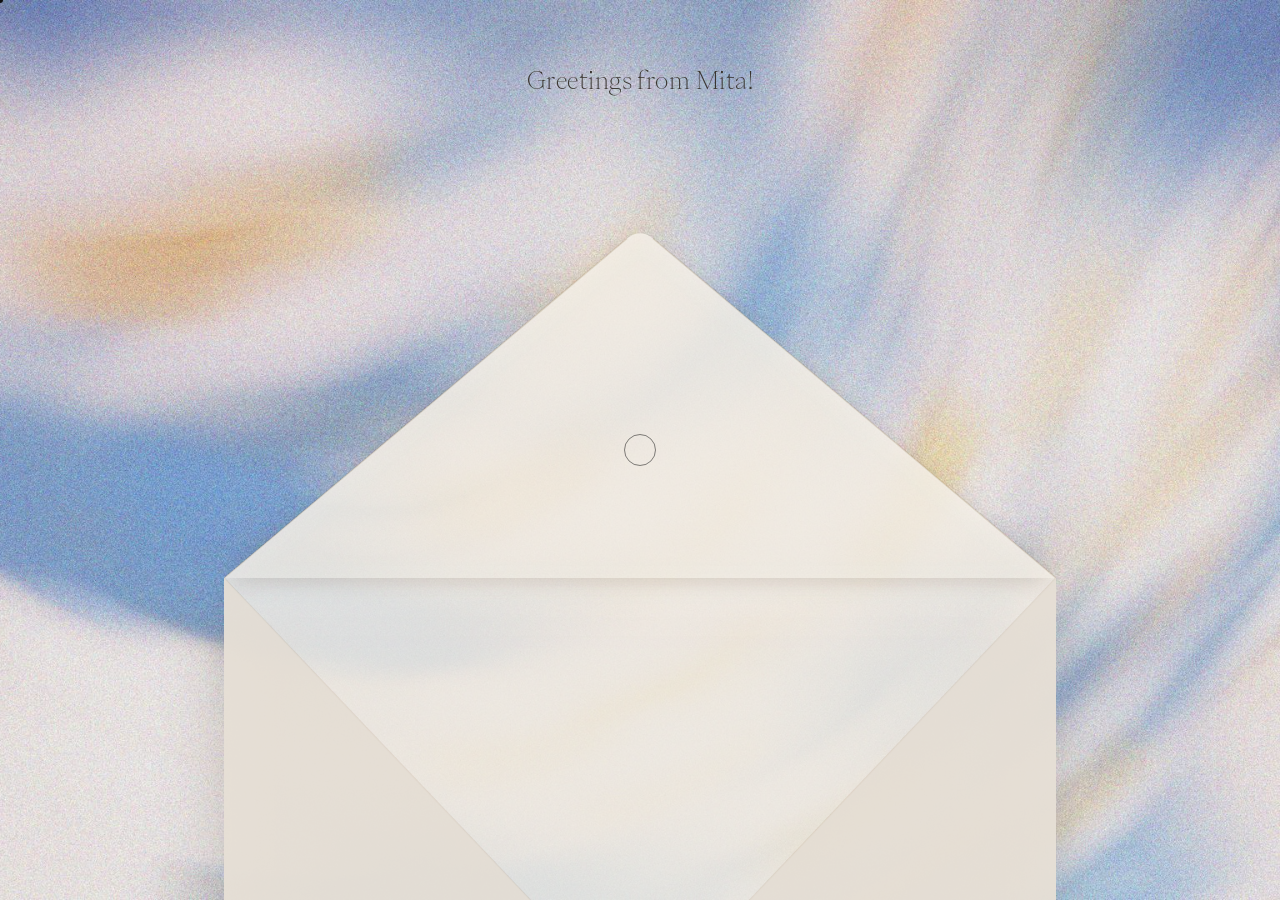
<file: index.html>
<!DOCTYPE html>
<html lang="en">
<head>
  <meta charset="UTF-8">
  <meta name="viewport" content="width=device-width, initial-scale=1.0">
  <title>Mita Elan</title>
  <link rel="preconnect" href="https://fonts.googleapis.com">
  <link rel="preconnect" href="https://fonts.gstatic.com" crossorigin>
  <link href="https://fonts.googleapis.com/css2?family=Inter:wght@400;500;600;700&display=swap" rel="stylesheet">
  <link rel="stylesheet" href="styles.css?v=20260930i">
</head>
<body>
  <div class="cursor-dot" id="cursorDot">Explore</div>
  <div class="cursor-ring" id="cursorRing"></div>

  <div class="work-preview" id="workPreview"></div>

  <!-- Torn edge filter definition -->
  <svg style="position:absolute;width:0;height:0;overflow:hidden" aria-hidden="true">
    <defs>
      <filter id="torn-edge" x="-4%" y="-4%" width="108%" height="108%">
        <feTurbulence type="fractalNoise" baseFrequency="0.025" numOctaves="4" seed="3" result="noise"/>
        <feDisplacementMap in="SourceGraphic" in2="noise" scale="2.5" xChannelSelector="R" yChannelSelector="G"/>
      </filter>
    </defs>
  </svg>

  <!-- Envelope Homepage -->
  <div class="env-page">

<p class="env-headline">Greetings from Mita!</p>

    <div class="env-stage">

      <!-- Postcard -->
      <div class="postcard" id="postcard">
        <div class="postcard-flipper">

          <!-- Front face -->
          <div class="postcard-front">
            <div class="postcard-body">

              <!-- Right: name + stamp + work list -->
              <div class="postcard-right">
                <div class="profile-content">

                  <div class="pc-name-row">
                    <div class="pc-intro">
                      <span class="postcard-name">Mita Elan</span>
                      <p class="postcard-intro">Currently building AI-native creative tools for design agencies @ <a class="postcard-link" href="https://ideatebetter.com/" target="_blank" rel="noopener noreferrer">Ideate</a>. Based in SF.</p>
                      <div class="postcard-bio">
                        <p>Previously, I designed at <a class="postcard-link" href="https://www.apple.com/" target="_blank" rel="noopener noreferrer">Apple</a> and <a class="postcard-link" href="https://www.linkedin.com/feed/" target="_blank" rel="noopener noreferrer">LinkedIn</a> and worked across early stage startups in climate tech and health tech. I'm also an ex-founder and have been part of accelerator programs at Princeton's eLab and Cornell.</p>
                        <p>I'm drawn to emerging interfaces, wearables, health tech, and consumer apps, and I love rapidly prototyping across design and code to bring abstract ideas to life. I'm looking for my next role - you can reach me at <a class="postcard-link" href="https://mail.google.com/mail/?view=cm&amp;fs=1&amp;to=mitaelan07@gmail.com" target="_blank" rel="noopener noreferrer">mitaelan07@gmail.com</a> or <a class="postcard-link" href="https://www.linkedin.com/in/madhumita-elan-441276175/" target="_blank" rel="noopener noreferrer">@madhumita.elan</a>.</p>
                      </div>
                    </div>
                    <div class="stamp-box"><img src="stamp.png" alt="San Francisco stamp" class="stamp-img"></div>
                  </div>

                  <span class="work-label">Work</span>

                  <div class="work-list">

                    <div class="work-row" data-card="card-10">
                      <span class="work-icon-box"><img src="Atlas_LogoMark_.png" alt="" class="work-icon work-icon--atlas" draggable="false"></span>
                      <span class="work-name-group"><span class="work-title">Ideate-Atlas</span><span class="work-year">2026 – Present</span></span>
                      <span class="work-role">Founding Designer</span>
                    </div>

                    <div class="work-row" data-card="card-3">
                      <span class="work-icon-box"><img src="sage icon.png" alt="" class="work-icon" draggable="false"></span>
                      <span class="work-name-group"><span class="work-title">Ideate-Sage</span><span class="work-year">2025 – Present</span></span>
                      <span class="work-role">Founding Designer</span>
                    </div>

                    <div class="work-row" data-card="card-4">
                      <span class="work-icon-box"><img src="Achilles Icon.png" alt="" class="work-icon" draggable="false"></span>
                      <span class="work-name-group"><span class="work-title">Achilles</span><span class="work-year">2025</span></span>
                      <span class="work-role">Founding Designer</span>
                    </div>

                    <div class="work-row" data-card="card-2">
                      <span class="work-icon-box"><img src="ampcontrol_io_logo 1.png" alt="" class="work-icon" draggable="false"></span>
                      <span class="work-name-group"><span class="work-title">Ampcontrol</span><span class="work-year">2024</span></span>
                      <span class="work-role">Product Design</span>
                    </div>

                    <div class="work-row" data-card="card-9">
                      <span class="work-icon-box"><svg width="15" height="15" viewBox="0 0 24 24" class="work-icon work-icon--svg" xmlns="http://www.w3.org/2000/svg"><path d="M20.447 20.452h-3.554v-5.569c0-1.328-.027-3.037-1.852-3.037-1.853 0-2.136 1.445-2.136 2.939v5.667H9.351V9h3.414v1.561h.046c.477-.9 1.637-1.85 3.37-1.85 3.601 0 4.267 2.37 4.267 5.455v6.286zM5.337 7.433a2.062 2.062 0 0 1-2.063-2.065 2.064 2.064 0 1 1 2.063 2.065zm1.782 13.019H3.555V9h3.564v11.452zM22.225 0H1.771C.792 0 0 .774 0 1.729v20.542C0 23.227.792 24 1.771 24h20.451C23.2 24 24 23.227 24 22.271V1.729C24 .774 23.2 0 22.222 0h.003z" fill="#0a66c2"/></svg></span>
                      <span class="work-name-group"><span class="work-title">LinkedIn</span><span class="work-year">2022</span></span>
                      <span class="work-role">Under NDA</span>
                    </div>

                    <div class="work-row" data-card="card-8">
                      <span class="work-icon-box"><img src="Apple_logo_black.svg" alt="" class="work-icon" draggable="false"></span>
                      <span class="work-name-group"><span class="work-title">Apple</span><span class="work-year">2021</span></span>
                      <span class="work-role">Under NDA</span>
                    </div>

                  </div>

                  <span class="work-label">Experiments</span>

                  <div class="work-list experiment-list">

                    <div class="experiment-row" data-card="card-12">
                      <span class="work-icon-box"><img src="PTPAL icon.png" alt="" class="work-icon" draggable="false"></span>
                      <span class="work-name-group"><span class="work-title">PTPAL</span><span class="work-year">2024</span></span>
                      <span class="work-role">Product Design</span>
                    </div>

                  </div>

                  <p class="postcard-footer">Designed and built by Mita Elan, fueled by lots of coffee and Claude tokens. &copy; 2026</p>

                </div>
              </div>

            </div>
          </div>

        </div>
      </div>

      <button class="postcard-compress" id="postcardCompress" aria-label="Compress">
        <svg width="14" height="14" viewBox="0 0 24 24" fill="none" stroke="currentColor" stroke-width="1.75" stroke-linecap="round" stroke-linejoin="round">
          <path d="M15 9 20 4M15 9h4M15 9V5M9 15 4 20M9 15H5M9 15v4"/>
        </svg>
      </button>

      <!-- Open flap — triangle pointing up, sits above card -->
      <div class="env-flap">
        <svg viewBox="0 0 640 200" preserveAspectRatio="none" xmlns="http://www.w3.org/2000/svg">
          <!-- Flap fill -->
          <path d="M 0,200 L 310,6 Q 320,0 330,6 L 640,200 Z" fill="rgba(245,240,232,0.86)"/>
          <!-- Flap edge lines for depth -->
          <line x1="0" y1="200" x2="310" y2="6" stroke="rgba(140,110,70,0.18)" stroke-width="1"/>
          <line x1="640" y1="200" x2="330" y2="6" stroke="rgba(140,110,70,0.18)" stroke-width="1"/>
        </svg>
      </div>

      <!-- Left gusset -->
      <div class="env-gusset env-gusset--left">
        <svg viewBox="0 0 320 700" preserveAspectRatio="none" xmlns="http://www.w3.org/2000/svg">
          <polygon points="0,0 320,350 0,700" fill="rgba(228,220,210,0.80)"/>
        </svg>
      </div>

      <!-- Right gusset -->
      <div class="env-gusset env-gusset--right">
        <svg viewBox="0 0 320 700" preserveAspectRatio="none" xmlns="http://www.w3.org/2000/svg">
          <polygon points="320,0 0,350 320,700" fill="rgba(228,220,210,0.80)"/>
        </svg>
      </div>

      <!-- Envelope body — rectangle with fold lines, bleeds off screen -->
      <div class="envelope">
        <svg class="env-body-svg" viewBox="0 0 640 600" preserveAspectRatio="none" xmlns="http://www.w3.org/2000/svg">
          <!-- Body fill -->
          <rect width="640" height="600" fill="rgba(245,240,232,0.82)"/>
          <!-- Side folds: from top-opening corners toward center -->
          <line x1="0"   y1="0"   x2="320" y2="300" stroke="rgba(140,110,70,0.13)" stroke-width="1.2"/>
          <line x1="640" y1="0"   x2="320" y2="300" stroke="rgba(140,110,70,0.13)" stroke-width="1.2"/>
          <!-- Bottom V fold: corners meeting above the bottom -->
          <line x1="0"   y1="600" x2="320" y2="420" stroke="rgba(140,110,70,0.13)" stroke-width="1.2"/>
          <line x1="640" y1="600" x2="320" y2="420" stroke="rgba(140,110,70,0.13)" stroke-width="1.2"/>
        </svg>
      </div>

    </div><!-- /.env-stage -->
  </div><!-- /.env-page -->

  <!-- Project detail modal -->
  <div class="project-detail-overlay" id="projectDetailOverlay">
    <div class="project-detail-modal">
      <button class="project-detail-close" id="projectDetailClose" aria-label="Close">✕</button>
      <div class="project-detail-image" id="projectDetailImage"></div>
      <div class="project-detail-body">

        <!-- Custom content slot (used for template-based projects like IDEATE) -->
        <div id="projectDetailCustom" style="display:none"></div>

        <!-- Standard content (used for data-driven projects like AmpControl) -->
        <div id="projectDetailStandard">
          <div class="card-tags" id="projectDetailTags"></div>
          <h1 class="project-detail-title" id="projectDetailTitle"></h1>

          <div class="project-detail-section">
            <h2 class="project-detail-section-title">Overview</h2>
            <p class="project-detail-section-text" id="projectDetailOverview"></p>
          </div>

          <div class="project-detail-stats" id="projectDetailStats">
            <div class="project-stat">
              <span class="project-stat-label">Timeline</span>
              <span class="project-stat-value" id="projectDetailTimeline"></span>
            </div>
            <div class="project-stat">
              <span class="project-stat-label">Teammates</span>
              <span class="project-stat-value" id="projectDetailTeammates"></span>
            </div>
            <div class="project-stat">
              <span class="project-stat-label">Contributions</span>
              <span class="project-stat-value" id="projectDetailContributions"></span>
            </div>
          </div>

          <div class="project-detail-impact" id="projectDetailImpact">
            <h2 class="project-detail-section-title">Impact</h2>
            <div class="impact-metrics" id="projectDetailMetrics"></div>
          </div>

          <div class="project-detail-initial-problem" id="projectDetailInitialProblem"></div>
          <div class="project-detail-hmw" id="projectDetailHmw"></div>
          <div class="project-detail-features" id="projectDetailFeatures"></div>
          <div class="project-detail-research" id="projectDetailResearch"></div>
          <div class="project-detail-design-explorations" id="projectDetailDesignExplorations"></div>
          <div class="project-detail-design-constraints" id="projectDetailDesignConstraints"></div>
          <div class="project-detail-reflections" id="projectDetailReflections"></div>
        </div>

      </div>
    </div>
  </div>

  <!-- ACHILLES case study template -->
  <template id="achilles-content">
    <div class="cs-wrap atlas-v2">

      <!-- Left scroll-spy nav -->
      <nav class="cs-sidenav" aria-label="Page sections">
        <a href="#" class="atlas-back-link atlas-eyebrow" data-atlas-back>← Back</a>
        <div class="atlas-nav-items">
          <a class="cs-nav-item" data-target="achilles-overview">Overview</a>
          <a class="cs-nav-item" data-target="achilles-problem">Problem</a>
          <a class="cs-nav-item" data-target="achilles-solution-statement">Solution</a>
          <a class="cs-nav-item" data-target="achilles-impact">Impact</a>
          <a class="cs-nav-item" data-target="achilles-initial-ideas">Where We Started</a>
          <a class="cs-nav-item" data-target="achilles-research-discovery">Research Discovery</a>
          <a class="cs-nav-item" data-target="achilles-insight-structure">The Insight Structure</a>
          <a class="cs-nav-item" data-target="achilles-finding-testers">Finding Testers</a>
          <a class="cs-nav-item" data-target="achilles-no-wearables">Designing Without Wearables</a>
          <a class="cs-nav-item" data-target="achilles-reflections">Reflections</a>
        </div>
      </nav>

      <!-- Main content -->
      <div class="cs-content">

        <!-- Overview -->
        <div id="achilles-overview" class="cs-header">
          <div class="atlas-breadcrumb-row">
            <span class="atlas-eyebrow">Achilles • March 2025 – July 2025</span>
          </div>
          <h1 class="atlas-hero-title">Coaching That Adapts to<br>Every Runner</h1>
          <div class="cs-video-wrap" style="margin-bottom: 2.5rem; border-radius: 16px; overflow: hidden; padding: 0; aspect-ratio: 3 / 2; background-image: url('achilles background.jpg'); background-size: cover; background-position: center; position: relative;">
            <img src="aAchilles Hero Image.png" alt="Achilles" style="position: absolute; top: 50%; left: 50%; transform: translate(-50%, -50%); max-width: 80%; max-height: 80%; object-fit: contain;">
          </div>
          <div class="atlas-meta-bar atlas-meta-bar--spread">
            <div class="atlas-meta-field">
              <span class="atlas-eyebrow">Role</span>
              <span class="atlas-meta-value">Founding Product<br>Designer</span>
            </div>
            <div class="atlas-meta-field">
              <span class="atlas-eyebrow">Timeline</span>
              <span class="atlas-meta-value">March 2025 – July 2025<br>Freelance</span>
            </div>
            <div class="atlas-meta-field">
              <span class="atlas-eyebrow">Team</span>
              <span class="atlas-meta-value">1 Designer (Me)<br>CEO<br>CTO</span>
            </div>
            <div class="atlas-meta-field">
              <span class="atlas-eyebrow">Skills</span>
              <span class="atlas-meta-value">User Research<br>Motion Design<br>Product Design<br>Product Strategy</span>
            </div>
          </div>
        </div>

        <!-- Problem statement -->
        <section id="achilles-problem" class="cs-section">
          <h3 class="cs-solution-title">50% of runners get injured each year. Most are training alone off a generic PDF, with no one to interpret or personalize it for them. At the same time, they have more wearable data than ever — pace, heart rate, sleep — but little of it gets translated into how to actually improve performance and recovery.</h3>
        </section>

        <!-- Solution statement -->
        <section id="achilles-solution-statement" class="cs-section">
          <span class="cs-label">Solution</span>
          <h3 class="cs-solution-title">An AI coach that builds personalized programming, interprets your data — including wearable metrics — and knows when to speak up, when to ask how you're feeling, and when to adjust your plan accordingly.</h3>
        </section>

        <!-- Section divider -->
        <div class="cs-divider"><span>Key Touchpoints</span></div>

        <!-- Solutions -->
        <section id="achilles-solutions" class="cs-section">
          <!-- Previous touchpoints (hidden for now, may bring back later)
          <div class="cs-solution">
            <h3 class="cs-solution-title">From generic plan to personalized program</h3>
            <p class="cs-body">Most runners start with a generic PDF — mileage targets with no context for how to execute them. Achilles transforms that plan into a structured week-by-week program with real workouts and personalized pace targets. Not just '6 miles tempo run' — but exactly how to run it, and at what pace, to hit their goal.</p>
            <div class="cs-video-wrap">
              <video src="Getting Started-Achilles.mp4?v=20260914" style="clip-path: inset(20px);" autoplay muted loop playsinline></video>
            </div>
          </div>

          <div class="cs-solution">
            <h3 class="cs-solution-title">The Insight System</h3>
            <p class="cs-body">An insight isn't a data point — it's the connection between two things a runner couldn't make themselves. Slower pace + 88°F outside = not a fitness drop. Heart rate spike + three hard days = accumulated fatigue. When the system has enough signal, it surfaces the insight. When it doesn't, it asks. The coach never guesses.</p>
            <div class="cs-video-wrap">
              <video src="Insights-Achilles.mp4?v=20260914" style="clip-path: inset(20px);" autoplay muted loop playsinline></video>
            </div>
          </div>

          <div class="cs-solution">
            <h3 class="cs-solution-title">Considering Injuries and Plan Adjustments</h3>
            <p class="cs-body">Injury is the moment a runner most needs support — and when a system can lose their trust fastest if it gets it wrong. Achilles draws on effort ratings, wearable data, and training load to catch warning signs early. And it remembers — if a runner had a prior injury and mileage spikes, it checks in. Not as a notification, but as a conversation.</p>
            <div class="cs-video-wrap">
              <video src="Injury-Achilles.mp4?v=20260914" style="clip-path: inset(20px);" autoplay muted loop playsinline></video>
            </div>
            <p class="cs-body" style="margin-top: 2rem;">When an injury is flagged, Achilles presents options — a few ways to adjust, with a clear recommendation. The runner chooses, the plan updates automatically. The system errs toward caution, but never takes the decision away from the runner.</p>
          </div>
          -->

          <div class="cs-solution">
            <h3 class="cs-solution-title">Onboarding</h3>
            <p class="cs-body">Most training apps ask a runner to answer a dozen questions before they see any value. Achilles gets them from account creation to their first real interaction fast, saving deeper personalization for once they're already in motion.</p>
            <div class="cs-video-wrap">
              <video src="Achilles-Setup.mp4?v=20260919" style="clip-path: inset(20px 140px);" autoplay muted loop playsinline></video>
            </div>
          </div>

          <div class="cs-solution" style="margin-top: 3.5rem;">
            <h3 class="cs-solution-title">Training Hub: From a Generic PDF to a Real Plan</h3>
            <p class="cs-body">Most runners already have a plan — a coach's PDF, a template — they just can't act on it day to day. The Training Hub parses what they upload into a structured week, with today's workout front and center.</p>
            <div class="cs-video-wrap">
              <video src="Achilles-Training hub.mp4?v=20260919" style="clip-path: inset(20px 140px);" autoplay muted loop playsinline></video>
            </div>
          </div>

          <div class="cs-solution" style="margin-top: 3.5rem;">
            <h3 class="cs-solution-title">Daily Insights: Feedback That Actually Goes Somewhere</h3>
            <p class="cs-body">Rating a workout shouldn't be a one-way action. Every rating feeds directly into the next insight or adjustment, so a runner can see their feedback actually shape their plan, not disappear into a log no one reads.</p>
            <div class="cs-video-wrap">
              <video src="Achilles-Daily Insights.mp4?v=20260919" style="clip-path: inset(20px 140px);" autoplay muted loop playsinline></video>
            </div>
          </div>

          <div class="cs-solution" style="margin-top: 3.5rem;">
            <h3 class="cs-solution-title">Coach: A Place to Ask, Not Just Be Told</h3>
            <p class="cs-body">Insights and plans only go so far without room for a runner to ask why, or push back. Coach is where a runner can question a recommendation, report how they're feeling, or dig into a data point directly — the same way they would with a real coach.</p>
            <div class="cs-video-wrap">
              <video src="Achilles-Coach.mp4?v=20260919" style="clip-path: inset(20px 140px);" autoplay muted loop playsinline></video>
            </div>
          </div>

          <div class="cs-solution" style="margin-top: 3.5rem;">
            <h3 class="cs-solution-title">Stats: Progress You Can Actually See</h3>
            <p class="cs-body">Personal bests, training volume, and countdown-to-race context, all in one view — so improvement isn't just implied by the plan working, it's visible.</p>
            <div class="cs-video-wrap">
              <img src="Achilles-Stats.png?v=20260919" alt="Stats: Progress You Can Actually See" style="width: 100%; max-height: 680px; border-radius: 8px; display: block; object-fit: contain; transform: scale(0.92); transform-origin: center;">
            </div>
          </div>
        </section>

        <!-- Section divider -->
        <div class="cs-divider"><span>Impact</span></div>

        <!-- Impact -->
        <section id="achilles-impact" class="cs-section" style="padding-top: 2rem; padding-bottom: 2rem;">
          <div class="atlas-stat-grid">
            <div class="atlas-stat-block">
              <span class="atlas-stat-number">50</span>
              <span class="atlas-stat-label">runners onboarded across NYC run club beta</span>
            </div>
            <div class="atlas-stat-block">
              <span class="atlas-stat-number">30%</span>
              <span class="atlas-stat-label">of beta users returned weekly for insights and recommendations</span>
            </div>
          </div>
        </section>

        <!-- Section divider -->
        <div class="cs-divider"><span>How I Got Here</span></div>

        <!-- Where We Started -->
        <section id="achilles-initial-ideas" class="cs-section" style="margin-bottom: 9rem;">
          <span class="cs-label">Initial brainstorming</span>
          <h3 class="cs-solution-title">Where We Started: Voice AI Coaching</h3>
          <div class="cs-video-wrap">
            <video src="Achilles-VoiceAI.mp4?v=20260922b" style="clip-path: inset(20px 200px);" controls loop playsinline data-scroll-autoplay></video>
          </div>
          <p class="cs-body" style="margin-top: 2rem;">We initially considered voice AI coaching, thinking it could create a more interactive experience closer to an in-person coach — and Apple announcing Workout Buddy (WWDC 2025) partway through our build seemed to back that up, though even Apple framed it as motivation, not real coaching.</p>
          <h3 class="cs-solution-title" style="margin-top: 2.5rem;">Animation Explorations</h3>
          <div class="cs-two-col" style="margin-top: 1.25rem;">
            <div class="cs-video-wrap" style="padding: 20px; box-sizing: border-box;">
              <video src="Achilles Voice AI ex1.mp4?v=20260922" autoplay muted loop playsinline></video>
            </div>
            <div class="cs-video-wrap" style="padding: 20px; box-sizing: border-box;">
              <video src="Achilles Voice AI ex2.mp4?v=20260922" autoplay muted loop playsinline></video>
            </div>
          </div>
        </section>

        <!-- Research Discovery -->
        <section id="achilles-research-discovery" class="cs-section" style="margin-top: 9rem;">
          <h3 class="cs-solution-title">But our initial survey discovered: runners didn't want an AI talking to them mid-run, disruptive regardless of framing. What they actually wanted was insight around how to improve performance/recovery after the workout.</h3>
        </section>

        <!-- Anatomy of an Insight -->
        <section id="achilles-insight-structure" class="cs-section">
          <h3 class="cs-solution-title">Considering the Anatomy of an Insight</h3>
          <div class="cs-img-placeholder" style="border: none;">
            <img src="Achilles-Anatomy of an Insight.png?v=20260919" alt="Considering the Anatomy of an Insight" style="width: 100%; height: 100%; object-fit: contain;">
          </div>
          <p class="cs-body" style="margin-top: 2rem;">Every insight follows the same structure: a signal in the data, domain knowledge connecting it to a cause, and a recommendation tied to both. Slower pace on a hot day isn't a fitness drop, it's a heat effect. A heart rate spike after three hard days isn't random, it's fatigue — but only when there's enough signal to say so with confidence. When there isn't, Achilles doesn't guess. It asks.</p>
        </section>

        <!-- Finding the Right Testers -->
        <section id="achilles-finding-testers" class="cs-section">
          <h3 class="cs-solution-title">Finding the Right Testers</h3>
          <!-- <div class="cs-img-placeholder"></div> (hidden for now, may bring back later) -->
          <p class="cs-body" style="margin-top: 2rem;">We went to NYC run clubs directly and recruited runners fitting the exact problem: training for a race, on a generic plan, no coach. That specificity mattered — testing with runners who already had a coach wouldn't have told us whether the coaching held up. 50 signed up for early access and ran a TestFlight beta with real training data — real paces, weather, fatigue, not simulated scenarios.</p>
        </section>

        <!-- Designing for Runners Without Wearables -->
        <section id="achilles-no-wearables" class="cs-section">
          <h3 class="cs-solution-title">Edge Case: Designing for Runners Without Wearables</h3>
          <div class="cs-two-col" style="margin-top: 1.25rem;">
            <div class="cs-video-wrap" style="padding: 20px; box-sizing: border-box;">
              <img src="Achilles-Edgecasept1.png?v=20260922" alt="Edge case, part 1" style="width: 100%; max-height: 680px; object-fit: contain; border-radius: 8px; display: block; transform: scale(0.9); transform-origin: center;">
            </div>
            <div class="cs-video-wrap" style="padding: 20px; box-sizing: border-box;">
              <img src="Achilles-Edgecasept2.png?v=20260922" alt="Edge case, part 2" style="width: 100%; max-height: 680px; object-fit: contain; border-radius: 8px; display: block; transform: scale(0.9); transform-origin: center;">
            </div>
          </div>
          <p class="cs-body" style="margin-top: 2rem;">Not every runner trains with a smartwatch — for many first-time racers, a phone is the only device they have. That meant a chunk of Achilles's richest signal (heart rate, HRV, sleep) didn't exist for them. Rather than guess at fatigue from pace alone, we leaned on what was real: a quick RPE rating and a "how did that feel" after each run. Not as rich as sensor data, but enough for some insights — while staying honest about what wasn't available without a wearable.</p>
        </section>

        <!-- Section divider -->
        <div class="cs-divider"><span>Reflections</span></div>

        <!-- Reflections -->
        <section id="achilles-reflections" class="cs-section">
          <span class="cs-label">Reflections</span>
          <div class="cs-reflections">
            <div class="cs-reflection">
              <h3 class="cs-solution-title">Data is only useful when it's interpreted.</h3>
              <p class="cs-body">The design work wasn't adding more numbers — it was figuring out which signal mattered right now, for this person, and saying it in a way that felt like a coach, not a report.</p>
            </div>
            <div class="cs-reflection">
              <h3 class="cs-solution-title">The system needs to know its limits.</h3>
              <p class="cs-body">An AI that guesses is worse than one that asks. Every time Achilles didn't have enough context, we designed it to open a conversation instead of fill in the blank. That restraint is what makes the difference between a tool runners trust and one they ignore.</p>
            </div>
            <div class="cs-reflection">
              <h3 class="cs-solution-title">Where I'd take it next.</h3>
              <p class="cs-body">Some injuries — the ones runners downplay — need a human in the loop. The next step is connecting runners with real coaches when the system flags something serious enough to warrant it. Not replacing the AI layer, but knowing when to escalate beyond it.</p>
            </div>
          </div>
        </section>

        <!-- Closing -->
        <section class="cs-section cs-closing">
          <p class="cs-body">This is just a snapshot of the entire design process.<br>Reach out to <span style="font-weight: 500;">mitaelan07@gmail.com</span> for the full story!</p>
        </section>


      </div><!-- /.cs-content -->
    </div><!-- /.cs-wrap -->
  </template>

  <!-- AMPCONTROL case study template -->
  <template id="ampcontrol-content">
    <div class="cs-wrap atlas-v2">

      <!-- Left scroll-spy nav -->
      <nav class="cs-sidenav" aria-label="Page sections">
        <a href="#" class="atlas-back-link atlas-eyebrow" data-atlas-back>← Back</a>
        <div class="atlas-nav-items">
          <a class="cs-nav-item" data-target="amp-overview">Overview</a>
          <a class="cs-nav-item" data-target="amp-problem">Problem</a>
          <a class="cs-nav-item" data-target="amp-solution-statement">Solution</a>
          <a class="cs-nav-item" data-target="amp-impact">Impact</a>
          <a class="cs-nav-item" data-target="amp-design-process">Design Process</a>
          <a class="cs-nav-item" data-target="amp-reflections">Reflections</a>
        </div>
      </nav>

      <!-- Main content -->
      <div class="cs-content">

        <!-- Overview -->
        <div id="amp-overview" class="cs-header">
          <div class="atlas-breadcrumb-row">
            <span class="atlas-eyebrow">Ampcontrol • Shipped 2024</span>
          </div>
          <h1 class="atlas-hero-title">Designing an Energy Management<br>Dashboard to Track and Optimize<br>EV Fleet Operations</h1>
          <div class="cs-video-wrap" style="margin-bottom: 2.5rem; border-radius: 16px; overflow: hidden; padding: 0; aspect-ratio: 3 / 2; background-image: url('Chaotic Gradients - 98.jpg'); background-size: cover; background-position: center; position: relative;">
            <img src="ampcontrolheroimage.png" alt="Ampcontrol" style="position: absolute; top: 50%; left: 50%; transform: translate(-50%, -50%); max-width: 80%; max-height: 80%; object-fit: contain; border-radius: 8px;">
          </div>
          <div class="atlas-meta-bar atlas-meta-bar--spread">
            <div class="atlas-meta-field">
              <span class="atlas-eyebrow">Role</span>
              <span class="atlas-meta-value">Product Designer</span>
            </div>
            <div class="atlas-meta-field">
              <span class="atlas-eyebrow">Timeline</span>
              <span class="atlas-meta-value">June – July<br>(5 weeks)</span>
            </div>
            <div class="atlas-meta-field">
              <span class="atlas-eyebrow">Team</span>
              <span class="atlas-meta-value">1 Designer (Me)<br>1 TPM<br>2 FE Engs<br>1 BE Eng</span>
            </div>
            <div class="atlas-meta-field">
              <span class="atlas-eyebrow">Skills</span>
              <span class="atlas-meta-value">User Research<br>Product Design</span>
            </div>
          </div>
        </div>

        <!-- Overview statement -->
        <section id="amp-overview-statement" class="cs-section">
          <span class="cs-label">Overview</span>
          <h3 class="cs-solution-title">Ampcontrol is a B2B platform that helps companies that have EV fleets manage their charging infrastructure and energy use, working with operators like WattEV, First Bus, and Revel.</h3>
          <div class="cs-two-col" style="margin-top: 1.25rem; gap: 20px;">
            <img src="Ampcontrol-Intropt1.jpg?v=20260923" alt="Ampcontrol overview, part 1" style="width: 100%; height: 320px; object-fit: cover; border-radius: 8px; display: block;">
            <img src="Ampcontrol-Intropt2.avif?v=20260923" alt="Ampcontrol overview, part 2" style="width: 100%; height: 320px; object-fit: cover; border-radius: 8px; display: block;">
          </div>
        </section>

        <!-- Problem statement -->
        <section id="amp-problem" class="cs-section">
          <h3 class="cs-solution-title">At the time, EV operators could monitor individual site activity with Ampcontrol, but lacked visibility into operations across their entire org at a glance. Operators had to manually click between screens to triage incoming issues, often missing them or delaying a response — leaving managers reacting to problems instead of catching them early.</h3>
          <div class="cs-img-placeholder" style="border: none; padding: calc(2rem - 6px); box-sizing: border-box; display: flex; align-items: center; justify-content: center; position: relative; margin-top: 2rem;">
            <img src="Ampcontroloriginaldashboard.png?v=20260923" alt="Original Ampcontrol dashboard" style="max-width: 100%; max-height: 100%; object-fit: contain; border-radius: 8px;">
            <span class="cs-body" style="position: absolute; bottom: -8px; right: 16px; font-style: italic; margin-bottom: 0; color: #aaa;">Ampcontrol's original dashboard</span>
          </div>
        </section>

        <!-- Solution statement -->
        <section id="amp-solution-statement" class="cs-section">
          <span class="cs-label">Solution</span>
          <h3 class="cs-solution-title">A redesigned landing page that acts as the single source of truth for ground operators — giving them a global view of every site, faster issue detection, and the context to resolve problems without digging across multiple screens.</h3>
        </section>

        <!-- Section divider -->
        <div class="cs-divider"><span>Key Touchpoints</span></div>

        <!-- Solutions -->
        <section id="amp-solutions" class="cs-section">
          <div class="cs-solution">
            <h3 class="cs-solution-title">Global Map + List View</h3>
            <div class="cs-video-wrap">
              <video src="Ampcontrol-Overviewofassets.mp4?v=20260923" style="clip-path: none; border-radius: 8px;" autoplay muted loop playsinline></video>
            </div>
            <p class="cs-body" style="margin-top: 2rem;">A map view providing a global overview of an organization's charging networks with zoom/pan capability, alongside a detailed list view showing power utilization, asset counts, hardware issues, and more for each network.</p>
          </div>

          <div class="cs-solution">
            <h3 class="cs-solution-title">Sorting Capability</h3>
            <div class="cs-video-wrap">
              <video src="Ampcontrol-Sorting Capability.mp4?v=20260923" style="clip-path: none; border-radius: 8px;" autoplay muted loop playsinline></video>
            </div>
            <p class="cs-body" style="margin-top: 2rem;">The ability to sort by issues and alerts relevant to ground operators.</p>
          </div>

          <div class="cs-solution">
            <h3 class="cs-solution-title">Info & Asset Tags</h3>
            <div class="cs-video-wrap">
              <video src="Ampcontrol-Info & Asset Tags.mp4?v=20260923" style="clip-path: none; border-radius: 8px;" autoplay muted loop playsinline></video>
            </div>
            <p class="cs-body" style="margin-top: 2rem;">To simplify complex data presentation, I used icons for clear visual communication and integrated tags in hover and select states for added context — implemented in the list view and map pop-up modals for quick access to vehicle and charger details.</p>
          </div>

          <div class="cs-solution">
            <h3 class="cs-solution-title">Alert Queue</h3>
            <div class="cs-video-wrap">
              <video src="Ampcontrol-Alert Queue.mp4?v=20260923" style="clip-path: none; border-radius: 8px;" autoplay muted loop playsinline></video>
            </div>
            <p class="cs-body" style="margin-top: 2rem;">Operators can track active hardware issues across all sites, view alerts by location, monitor progress, access details, and route issues to the right teams to keep operations running smoothly.</p>
          </div>
        </section>

        <!-- Impact -->
        <section id="amp-impact" class="cs-section">
          <span class="cs-label">Impact</span>
          <div class="atlas-stat-grid">
            <div class="atlas-stat-block">
              <span class="atlas-stat-number">33%</span>
              <span class="atlas-stat-label">reduction in charging downtime through improved visibility</span>
            </div>
            <div class="atlas-stat-block">
              <span class="atlas-stat-number">40%</span>
              <span class="atlas-stat-label">faster hardware issue resolution for ground operators</span>
            </div>
            <div class="atlas-stat-block">
              <span class="atlas-stat-number">30%</span>
              <span class="atlas-stat-label">increase in customer acquisition</span>
            </div>
          </div>
        </section>

        <!-- Section divider -->
        <div class="cs-divider"><span>How I Got Here</span></div>

        <!-- Panel interviews -->
        <section class="cs-section">
          <span class="cs-label">User Research</span>
          <p class="cs-body" style="font-size: 0.95rem; font-weight: 300;">I conducted 3 panel interviews with teams using ampcontrol and found that operators want:</p>
          <div class="cs-two-col" style="margin-top: 2rem;">
            <div style="display: flex; flex-direction: column; gap: 2rem;">
              <h3 class="cs-solution-title">1. Real-time visibility into all their charging sites to manage energy consumption and avoid costly overages</h3>
              <h3 class="cs-solution-title">3. A comprehensive asset overview of vehicles and chargers to predict charging trends, optimize operations, and scale efficiently</h3>
            </div>
            <h3 class="cs-solution-title">2. Quickly identify and resolve hardware issues to minimize downtime</h3>
          </div>
        </section>

        <!-- Design Explorations -->
        <section id="amp-design-process" class="cs-section">
          <span class="cs-label">Design Explorations</span>
          <h3 class="cs-solution-title">Balancing Critical KPIs Against Limited Screen Real Estate</h3>
          <p class="cs-body">A key challenge here was selecting the most critical KPIs to help operators quickly assess site performance, while balancing screen real estate between the map and list view — surfacing meaningful insight without overwhelming users.</p>
          <p class="cs-body" style="margin-top: 1.25rem;">A few iterations that got us there:</p>

          <div class="cs-solution" style="margin-top: 2.5rem;">
            <h3 class="cs-solution-title">The first version maximized site visibility but stripped away too much</h3>
            <div class="cs-img-placeholder" style="border: none; display: flex; align-items: center; justify-content: center;">
              <img src="Ampcontrol-Iteration1.avif?v=20260923" alt="Iteration 1" style="max-width: 100%; max-height: 100%; object-fit: contain; border-radius: 8px;">
            </div>
            <p class="cs-body" style="margin-top: 2rem;">A slimmer list view lost key details — operator feedback showed metrics like faulted connectors and trip delays were essential.</p>
          </div>

          <div class="cs-solution" style="margin-top: 3.5rem;">
            <h3 class="cs-solution-title">The second version added more data but lost scalability.</h3>
            <div class="cs-img-placeholder" style="border: none; display: flex; align-items: center; justify-content: center;">
              <img src="Ampcontrol-Interation2.avif?v=20260923" alt="Iteration 2" style="max-width: 100%; max-height: 100%; object-fit: contain; border-radius: 8px;">
            </div>
            <p class="cs-body" style="margin-top: 2rem;">A table format let us show more at once, but testing showed it wasn't scalable and required too much focused reading. Color-coded map assets, meant to help, proved overwhelming without a clear hierarchy.</p>
          </div>

          <div class="cs-solution" style="margin-top: 3.5rem;">
            <h3 class="cs-solution-title">The third version was more organized, at the cost of more clicks — a tradeoff we accepted.</h3>
            <div class="cs-img-placeholder" style="border: none; display: flex; align-items: center; justify-content: center;">
              <img src="Ampcontrol-Iteration3.avif?v=20260923" alt="Iteration 3" style="max-width: 100%; max-height: 100%; object-fit: contain; border-radius: 8px;">
            </div>
            <p class="cs-body" style="margin-top: 2rem;">Splitting data into two pages showed the right amount of info per screen, but required operators to tab between charger and vehicle data. Users wanted everything visible at once — but given our timeline, showing all the necessary data, even split across tabs, mattered more than solving for zero clicks.</p>
          </div>
        </section>

        <!-- Design challenge -->
        <section class="cs-section">
          <span class="cs-label">Design challenge</span>
          <h3 class="cs-solution-title">The tradeoff: speed over a rebuild, so I refined Material UI's tokens and components.</h3>
          <div class="cs-img-placeholder" style="border: none; display: flex; align-items: center; justify-content: center;">
            <img src="Ampcontrol-v1vs.v2.avif?v=20260924" alt="Ampcontrol v1 vs. v2" style="max-width: 100%; max-height: 100%; object-fit: contain; border-radius: 8px;">
          </div>
          <p class="cs-body" style="margin-top: 2rem;">Ampcontrol was built on Material UI for ease of implementation. It wasn't the system I would have chosen, but we didn't have time to rebuild from scratch. I focused on improving color, typography, and details like cards, icons, and dropdowns to raise the level of polish without slowing down engineering.</p>
        </section>

        <!-- Section divider -->
        <div class="cs-divider"><span>Reflections</span></div>

        <!-- Reflections -->
        <section id="amp-reflections" class="cs-section">
          <span class="cs-label">Reflections</span>
          <div class="cs-reflections">
            <div class="cs-reflection">
              <h3 class="cs-solution-title">What I learned working cross-functionally under a tight timeline</h3>
              <p class="cs-body">This was a high-impact project I took on early at Ampcontrol, where I learned to collaborate cross-functionally, advocate for design quality, and rapidly iterate, test, and ship.</p>
            </div>
            <div class="cs-reflection">
              <h3 class="cs-solution-title">Features I'd revisit with more time</h3>
              <p class="cs-body">With more time, I would have explored deprioritized features like long-term charger health analytics, fleet-wide insights, trip feedback, accident prevention, route previews, and proactive tools like charging queues and scheduled maintenance reminders.</p>
            </div>
            <div class="cs-reflection">
              <h3 class="cs-solution-title">Metrics I'd add to track long-term success</h3>
              <p class="cs-body">I also would have tracked additional success metrics — dashboard usage frequency, on-time trip departure rate, issue detection and resolution time, fleet and asset growth rate — to evaluate long-term success.</p>
            </div>
          </div>
        </section>

        <!-- Closing -->
        <section class="cs-section cs-closing">
          <p class="cs-body">This is just a snapshot of the entire design process.<br>Reach out to <span style="font-weight: 500;">mitaelan07@gmail.com</span> for the full story!</p>
        </section>


      </div><!-- /.cs-content -->
    </div><!-- /.cs-wrap -->
  </template>

  <!-- SAGE case study template -->
  <template id="sage-content">
    <div class="cs-wrap atlas-v2">

      <!-- Left scroll-spy nav -->
      <nav class="cs-sidenav" aria-label="Page sections">
        <a href="#" class="atlas-back-link atlas-eyebrow" data-atlas-back>← Back</a>
        <div class="atlas-nav-items">
          <a class="cs-nav-item" data-target="sage-overview">Overview</a>
          <a class="cs-nav-item" data-target="sage-problem">Problem</a>
          <a class="cs-nav-item" data-target="sage-solution-statement">Solution</a>
          <a class="cs-nav-item" data-target="sage-impact">Impact</a>
          <a class="cs-nav-item" data-target="sage-background">First Solution</a>
          <a class="cs-nav-item" data-target="sage-mission">Pivot</a>
          <a class="cs-nav-item" data-target="sage-technical-challenge">Design Process</a>
          <a class="cs-nav-item" data-target="sage-reflections">Reflections</a>
        </div>
      </nav>

      <!-- Main content -->
      <div class="cs-content">

        <!-- Overview -->
        <div id="sage-overview" class="cs-header">
          <div class="atlas-breadcrumb-row">
            <span class="atlas-eyebrow">Ideate - Sage • Shipped 2025</span>
          </div>
          <h1 class="atlas-hero-title">An Agentic Layer That<br>Closes the Context Gap</h1>
          <div class="cs-video-wrap" style="margin-bottom: 2.5rem; border-radius: 16px; overflow: hidden; padding: 0; aspect-ratio: 3 / 2; background-image: url('Sage-Background.webp'); background-size: cover; background-position: center; position: relative;">
            <img src="Sage-Thumbnail2.png?v=20260918" alt="Sage" style="position: absolute; top: 50%; left: 50%; transform: translate(-50%, -50%); max-width: 80%; max-height: 80%; object-fit: contain;">
          </div>
          <div class="atlas-meta-bar atlas-meta-bar--spread">
            <div class="atlas-meta-field">
              <span class="atlas-eyebrow">Role</span>
              <span class="atlas-meta-value">Founding Product<br>Designer</span>
            </div>
            <div class="atlas-meta-field">
              <span class="atlas-eyebrow">Timeline</span>
              <span class="atlas-meta-value">2025 – Present</span>
            </div>
            <div class="atlas-meta-field">
              <span class="atlas-eyebrow">Team</span>
              <span class="atlas-meta-value">1 Designer (Me)<br>CEO<br>CTO</span>
            </div>
            <div class="atlas-meta-field">
              <span class="atlas-eyebrow">Skills</span>
              <span class="atlas-meta-value">User Research<br>Product Design<br>Product Strategy</span>
            </div>
          </div>
        </div>

        <!-- Research stat -->
        <section id="sage-problem" class="cs-section cs-section--tight" style="margin-top: 3.5rem; margin-bottom: 5.5rem;">
          <h3 class="cs-solution-title" style="line-height: 1.5;">Designers spend roughly 34% of total project time on client communication. The biggest time sink? Decoding vague client feedback.</h3>
        </section>

        <!-- Solution statement -->
        <section id="sage-solution-statement" class="cs-section">
          <span class="cs-label">THE SOLUTION</span>
          <h3 class="cs-solution-title">Sage: A shared memory layer that carries client context, feedback interpretation, and preferences into every project across the suite.</h3>
        </section>

        <!-- Section divider -->
        <div class="cs-divider"><span>Key Touchpoints</span></div>

        <!-- Solutions -->
        <section id="sage-solutions" class="cs-section">
          <div class="cs-solution">
            <h3 class="cs-solution-title">Feedback Translation</h3>
            <p class="cs-body">Sage reads your client feedback and turns it into actionable insights and next steps — not a rewrite, an interpretation of what the client actually means. This is still the entry point for most designers. The feature that earns trust before the others can do their job.</p>
            <div class="cs-video-wrap">
              <video src="Sage-Feedback Translator.mp4" autoplay muted loop playsinline></video>
            </div>
          </div>

          <div class="cs-solution">
            <h3 class="cs-solution-title">Client Memory</h3>
            <p class="cs-body">The original plan was passive — let Sage learn through chat history. But chatbot memory has real constraints, so I designed around it instead. Designers create a client profile at the start of each project and Sage anchors every conversation to it. Each session opens with: who are you working with today? Turns out explicit context a designer builds intentionally is more reliable than anything a system tries to infer.</p>
            <div class="cs-img-placeholder" style="border: none; overflow: hidden;">
              <video src="Sage-Clientexperience.mp4?v=20260918" style="width: 100%; height: 100%; object-fit: contain; border-radius: 8px; transform: scale(1.0); transform-origin: center;" autoplay muted loop playsinline></video>
            </div>
          </div>

          <div class="cs-solution">
            <h3 class="cs-solution-title">Writing Assistance</h3>
            <p class="cs-body">This is where Sage stopped being reactive. When a designer is writing a comment or drafting a brief, Sage is already reviewing it — surfacing suggestions in real time, before anything gets sent. The design challenge was restraint. Proactive AI that's too eager becomes noise, so we had to be deliberate about when it speaks up and how it shows up without making the designer feel second-guessed.</p>
            <div class="cs-video-wrap">
              <video src="Sage - Writing Assistance.mp4" autoplay muted loop playsinline></video>
            </div>
            <div class="cs-video-wrap">
              <video src="Sage - Proactive Assistance.mp4" autoplay muted loop playsinline></video>
            </div>
          </div>

          <div class="cs-solution">
            <h3 class="cs-solution-title">Sage Chat</h3>
            <p class="cs-body">Persistent, context-aware, always accessible. Sage is now a presence across the entire suite — not a screen you navigate to. The chat isn't the product. It's the interface through which everything else is accessible — usable on top of any tool, without ever breaking flow.</p>
            <div class="cs-video-wrap">
              <video src="Sage-Sage chat.mp4?v=20260918" autoplay muted loop playsinline></video>
            </div>
          </div>
        </section>

        <!-- Section divider -->
        <div class="cs-divider"><span>Impact</span></div>

        <!-- Impact -->
        <section id="sage-impact" class="cs-section" style="padding-top: 2rem; padding-bottom: 2rem;">
          <div class="atlas-stat-grid">
            <div class="atlas-stat-block">
              <span class="atlas-stat-number">+70%</span>
              <span class="atlas-stat-label">of Sage generated insights rated actionable by designers</span>
            </div>
            <div class="atlas-stat-block">
              <span class="atlas-stat-number">60%</span>
              <span class="atlas-stat-label">pilot activation rate, 3 weeks post-onboarding</span>
            </div>
          </div>
        </section>

        <!-- Section divider -->
        <div class="cs-divider" style="margin-top: 3.5rem;"><span>How I Got Here</span></div>

        <!-- First version -->
        <section id="sage-background" class="cs-section">
          <span class="cs-label">First Solution</span>
          <h3 class="cs-solution-title">Feedback Translator</h3>
          <div class="cs-img-placeholder" style="background: #f8f8f8; border: none; display: flex; align-items: center; justify-content: center; aspect-ratio: unset; padding: calc(2rem - 6px);">
            <img src="sage first version.png" alt="Sage first version" style="width: 100%; border-radius: 8px; display: block;">
          </div>
          <h3 class="cs-solution-title" style="margin-top: 2rem;">The problem we didn't see coming: Sage was siloed as its own tool, with no memory of the project behind it.</h3>
          <p class="cs-body">The concept was simple: drop in a confusing client comment, get back an interpretation. It worked, technically — but it was guessing every time, with no context on the client or how they gave feedback. That echoed a problem designers already had: juggling multiple projects made it easy to lose track of how different clients communicate and their preferences.</p>
        </section>


        <!-- Mission -->
        <section id="sage-mission" class="cs-section" style="margin-top: 10rem; margin-bottom: 10rem;">
          <h3 class="cs-solution-title">So the mission became: give Sage memory of who the client was, how they gave feedback, and what mattered to them — shifting from a tool that just translated feedback after the fact to one that could anticipate it, context-switch cleanly across projects, and stop interpreting every comment cold.</h3>
        </section>

        <!-- Memory challenge -->
        <section id="sage-technical-challenge" class="cs-section">
          <span class="cs-label">A Technical Challenge along the way</span>
          <h3 class="cs-solution-title">How Memory Limitations Shaped Sage's Design</h3>
          <p class="cs-body" style="margin-top: 1.25rem;">A limitation while building this agent was that Sage's memory wasn't reliable if it just learned from chat history — the more a conversation grew, the more early context got lost or summarized away.</p>
          <p class="cs-body" style="margin-top: 1.25rem;">To design around this, I created a flow to help designers set up a client profile up front, at the start of a project. Sage always checks that profile directly, rather than trying to piece things together from old messages — so the context stays intact no matter how long the project runs. A few decisions shaped how that setup actually works:</p>

          <div class="cs-solution" style="margin-top: 2.5rem;">
            <h3 class="cs-solution-title">1. Low-friction setup during onboarding</h3>
            <div class="cs-img-placeholder" style="border: none;">
              <img src="Sage-Low-friction setup.png?v=20260918" alt="Low-friction setup during onboarding" style="width: 100%; height: 100%; object-fit: contain;">
            </div>
            <p class="cs-body" style="margin-top: 2rem;">Client setup happens as part of starting a project, not a separate step to remember later.</p>
          </div>

          <div class="cs-solution" style="margin-top: 3.5rem;">
            <h3 class="cs-solution-title">2. Contacts are tracked individually</h3>
            <div class="cs-img-placeholder" style="border: none; overflow: hidden;">
              <img src="Sage-IndividualClient.png?v=20260918" alt="Contacts are tracked individually" style="width: 100%; height: 100%; object-fit: contain; border-radius: 8px;">
            </div>
            <p class="cs-body" style="margin-top: 2rem;">A founder and a marketing lead don't get flattened into one profile — Sage accounts for how each person actually gives feedback.</p>
          </div>

          <div class="cs-solution" style="margin-top: 3.5rem;">
            <h3 class="cs-solution-title">3. Nothing Sage knows is hidden</h3>
            <div class="cs-img-placeholder" style="border: none; overflow: hidden;">
              <video src="Sage-Nothing Sage knows is hidden.mp4?v=20260918" style="width: 100%; height: 100%; object-fit: contain; border-radius: 8px; transform: scale(1.0); transform-origin: center;" autoplay muted loop playsinline></video>
            </div>
            <p class="cs-body" style="margin-top: 2rem;">Designers can view and edit accumulated knowledge and past sessions within a client's profile at any time — not just set it up once and hope it stayed accurate.</p>
          </div>
        </section>

        <!-- Edge Cases -->
        <section class="cs-section">
          <span class="cs-label">Edge Cases</span>

          <div class="cs-solution">
            <h3 class="cs-solution-title">Wrong client selected, mid-conversation.</h3>
            <div class="cs-img-placeholder" style="border: none;">
              <video src="Sage-Midconvoswitch.mp4?v=20260918" style="width: 100%; height: 100%; object-fit: contain; border-radius: 8px;" autoplay muted loop playsinline></video>
            </div>
            <p class="cs-body" style="margin-top: 2rem;">If a designer starts asking questions with the wrong client selected, they can just switch the client selector — the entire conversation carries over to the newly selected client's context, rather than forcing a restart.</p>
          </div>
        </section>

        <!-- Section divider -->
        <div class="cs-divider"><span>Reflections</span></div>

        <!-- Reflections -->
        <section id="sage-reflections" class="cs-section">
          <span class="cs-label">Reflections</span>
          <div class="cs-reflections">
            <div class="cs-reflection">
              <h3 class="cs-solution-title">The default AI pattern is a chatbot. That's not always wrong — but it's rarely enough.</h3>
              <p class="cs-body">When we started, a standalone chat felt like the natural shape for an AI feature. It's easy to scope, easy to ship, and it's what users expect. But easy to ship and actually useful aren't the same thing. The chatbot screen taught me that the most important design decision for an AI feature isn't what it does — it's where it lives and when it shows up.</p>
            </div>
            <div class="cs-reflection">
              <h3 class="cs-solution-title">Constraints forced better decisions.</h3>
              <p class="cs-body">The client memory limitation was frustrating at first. We wanted passive learning; we got structured onboarding instead. But the forced explicitness turned out to produce something more reliable and more trustworthy. The designer built the context intentionally, so they trust it. That's worth more than a system that inferred something and might have gotten it wrong. I've started thinking about technical constraints less as blockers and more as redirects — they push you toward solutions you wouldn't have considered otherwise.</p>
            </div>
          </div>
        </section>

        <!-- Closing -->
        <section class="cs-section cs-closing">
          <p class="cs-body">This is just a snapshot of the entire design process.<br>Reach out to <span style="font-weight: 500;">mitaelan07@gmail.com</span> for the full story!</p>
        </section>


      </div><!-- /.cs-content -->
    </div><!-- /.cs-wrap -->
  </template>

  <!-- IDEATE case study template -->
  <template id="ideate-content">
    <div class="cs-wrap atlas-v2">

      <!-- Left scroll-spy nav -->
      <nav class="cs-sidenav" aria-label="Page sections">
        <a href="#" class="atlas-back-link atlas-eyebrow" data-atlas-back>← Back</a>
        <div class="atlas-nav-items">
          <a class="cs-nav-item" data-target="cs-overview">Overview</a>
          <a class="cs-nav-item" data-target="cs-impact">Impact</a>
          <a class="cs-nav-item" data-target="cs-mission">Mission</a>
          <a class="cs-nav-item" data-target="cs-research">Research</a>
          <a class="cs-nav-item" data-target="cs-activation">Activation</a>
          <a class="cs-nav-item" data-target="cs-collaboration">Collaboration</a>
          <a class="cs-nav-item" data-target="cs-reflections">Reflections</a>
        </div>
      </nav>

      <!-- Main content -->
      <div class="cs-content">

        <!-- Overview -->
        <div id="cs-overview" class="cs-header">
          <div class="atlas-breadcrumb-row">
            <span class="atlas-eyebrow">Ideate • 2025–Present</span>
          </div>
          <h1 class="atlas-hero-title">A Collaborative Canvas for<br>Setting Creative Direction</h1>
          <p class="cs-body" style="max-width: 620px; margin-bottom: 2.5rem;">Ideate is building a suite of tools for design agencies to streamline creative workflows and manage operations end-to-end, from early concepting to execution. I led the redesign of Synthesis as the founding designer — turning a passive moodboarding tool into a collaborative, decision-making workflow for designers.</p>
          <div class="atlas-meta-bar">
            <div class="atlas-meta-field">
              <span class="atlas-eyebrow">Role</span>
              <span class="atlas-meta-value">Founding Designer<br>Product + Design</span>
            </div>
            <div class="atlas-meta-field">
              <span class="atlas-eyebrow">Timeline</span>
              <span class="atlas-meta-value">2025 – Present</span>
            </div>
            <div class="atlas-meta-field">
              <span class="atlas-eyebrow">Team</span>
              <span class="atlas-meta-value">CEO, CTO,<br>1 Design Intern</span>
            </div>
          </div>
        </div>

        <!-- Impact -->
        <section id="cs-impact" class="cs-section">
          <span class="cs-label">Impact</span>
          <div class="atlas-stat-grid">
            <div class="atlas-stat-block">
              <span class="atlas-stat-number">+40%</span>
              <span class="atlas-stat-label">First Board Creation</span>
            </div>
            <div class="atlas-stat-block">
              <span class="atlas-stat-number">+30%</span>
              <span class="atlas-stat-label">Weekly Returning Users</span>
            </div>
            <div class="atlas-stat-block">
              <span class="atlas-stat-number">4</span>
              <span class="atlas-stat-label">pilot agencies signed so far</span>
            </div>
          </div>
        </section>

        <!-- Section divider -->
        <div class="cs-divider"><span>Background</span></div>

        <!-- Mission -->
        <section id="cs-mission" class="cs-section">
          <span class="atlas-eyebrow">The Mission</span>
          <h2 class="atlas-section-title" style="margin-top: 1.25rem;">Improve activation and retention — give designers enough structure and value to move from first session to habit. Users were dropping off early and teams weren't returning to collaborate or iterate.</h2>
          <p class="cs-body">When I joined, the team had just shipped an MVP — of the initial signups, only 32% created a board, and most dropped off before uploading content or returning to collaborate.</p>
        </section>

        <!-- Research Insights -->
        <section id="cs-research" class="cs-section">
          <div class="cs-two-col">
            <div>
              <span class="cs-label">Research Insight 1</span>
              <h3 class="cs-solution-title">Friction to getting started</h3>
              <p class="cs-body">Between blank canvas paralysis and no built-in content discovery within Ideate, designers were defaulting to Pinterest before ever getting started.</p>
            </div>
            <div>
              <span class="cs-label">Research Insight 2</span>
              <h3 class="cs-solution-title">Alignment happening outside</h3>
              <p class="cs-body">Teams relied on meetings and external docs to make decisions, even after the moodboard was built.</p>
            </div>
          </div>
        </section>

        <!-- Section divider -->
        <div class="cs-divider"><span>Solutions</span></div>

        <!-- Improving Activation -->
        <section id="cs-activation" class="cs-section">
          <h2 class="atlas-section-title">Improving Activation</h2>
          <p class="cs-body" style="margin-bottom: 2.5rem;">To address early drop-off, the work focused on two things: reducing the friction to getting started and helping users understand the value of the platform before they gave up on it.</p>

          <div class="cs-solution">
            <span class="cs-label">Solution 1</span>
            <h3 class="cs-solution-title">Browser Extension</h3>
            <p class="cs-body">The first step was making it easier to pull content from the web without the download-and-reupload loop. A browser extension let designers grab content directly from any site, which increased uploads but also made it clear that native content within the platform was the real need.</p>
            <div class="cs-video-wrap">
              <video src="Synthesis - Plugin.mp4" autoplay muted loop playsinline></video>
            </div>
          </div>

          <div class="cs-solution">
            <span class="cs-label">Solution 2</span>
            <h3 class="cs-solution-title">Public Feed</h3>
            <p class="cs-body">To bring content fully into the platform, a curated public feed let users discover and save inspiration without leaving Ideate. Quality was a deliberate choice — content was sourced from trusted design publications, museum archives, and public libraries, giving it a clear edge over Pinterest's repetitive algorithm.</p>
            <div class="cs-video-wrap">
              <video src="Synthesis - Public Feed.mp4" autoplay muted loop playsinline></video>
            </div>
          </div>

          <div class="cs-solution">
            <span class="cs-label">Solution 3</span>
            <h3 class="cs-solution-title">Onboarding</h3>
            <p class="cs-body">I wanted an onboarding experience that eliminated blank canvas paralysis and helped designers discover Ideate's full range of offerings before they dropped off. Swipe through to see my iterations below.</p>
            <div class="cs-carousel">
              <div class="cs-carousel-track">
                <img class="cs-carousel-slide" src="Onboarding-pt1.png" alt="Onboarding iteration 1">
                <img class="cs-carousel-slide" src="onboarding-pt2.png" alt="Onboarding iteration 2">
              </div>
              <div class="cs-carousel-controls">
                <div class="cs-carousel-dots">
                  <span class="cs-carousel-dot is-active"></span>
                  <span class="cs-carousel-dot"></span>
                </div>
              </div>
            </div>
            <div class="cs-video-wrap">
              <video src="Synthesis - Onboarding.mp4" autoplay muted loop playsinline></video>
            </div>
          </div>

          <div class="cs-design-decision">
            <span class="cs-decision-label">Design decision: </span>The first two iterations pulled in opposite directions — one created friction, the other took away control. V3 combined the best of both: content scraping to remove the blank canvas problem, paired with action-triggered tooltips that guided without prescribing.
          </div>
        </section>

        <!-- Improving Collaboration -->
        <section id="cs-collaboration" class="cs-section">
          <h2 class="atlas-section-title">Improving Collaboration</h2>
          <p class="cs-body" style="margin-bottom: 2.5rem;">Since feedback was scattered and decisions were happening outside the tool, I wanted to bring alignment directly onto the board — giving teams the tools to give feedback, track decisions, and move forward without ever leaving Ideate.</p>

          <div class="cs-solution">
            <span class="cs-label">Solution 1</span>
            <h3 class="cs-solution-title">Freeform Canvas</h3>
            <p class="cs-body">Inspired by Figma's canvas, this mode brought real-time collaboration directly onto the board — letting teams see where collaborators were focusing, whether working live in a meeting or asynchronously. It built on Ideate's existing commenting feature, giving teams a familiar and fluid way to work together.</p>
            <div class="cs-video-wrap">
              <img src="synthesis-freeform canvas.png" alt="Freeform Canvas" style="width:85%;max-height:572px;border-radius:8px;display:block;object-fit:contain;margin:0 auto;">
            </div>
          </div>

          <div class="cs-solution">
            <span class="cs-label">Solution 2</span>
            <h3 class="cs-solution-title">Commenting and Activity Feed</h3>
            <p class="cs-body">A centralized feed that surfaced incoming comments and feedback in one place, helping teams spot trends, stay aligned, and respond without digging through the board.</p>
            <div class="cs-video-wrap">
              <video src="Synthesis - Commenting.mp4" autoplay muted loop playsinline></video>
            </div>
          </div>

          <div class="cs-solution">
            <span class="cs-label">Solution 3</span>
            <h3 class="cs-solution-title">Likes and Approval Sorting</h3>
            <p class="cs-body">Liking content translated directly to approval — a core part of how design teams align. Teams could see who was approving what and sort content by most liked, making it easy to identify what to move forward with.</p>
            <div class="cs-video-wrap">
              <video src="Synthesis - Liking & Sorting.mp4" autoplay muted loop playsinline></video>
            </div>
          </div>

          <div class="cs-solution">
            <span class="cs-label">Solution 4</span>
            <h3 class="cs-solution-title">Pinning Content</h3>
            <p class="cs-body">A dedicated top-of-board area where teams could surface priority items and create a shared focal point for what mattered most.</p>
            <div class="cs-video-wrap">
              <video src="Synthesis - Pinning.mp4" autoplay muted loop playsinline></video>
            </div>
          </div>

          <div class="cs-solution">
            <span class="cs-label">Solution 5</span>
            <h3 class="cs-solution-title">Presentation Mode</h3>
            <p class="cs-body">A clean, distraction-free view that let teams walk clients through the board in a focused, presentation-ready format.</p>
            <div class="cs-video-wrap">
              <video src="Synthesis - Presentation Mode.mp4" autoplay muted loop playsinline></video>
            </div>
          </div>
        </section>

        <!-- Section divider -->
        <div class="cs-divider"><span>Reflections</span></div>

        <!-- Reflections -->
        <section id="cs-reflections" class="cs-section">
          <span class="cs-label">Reflections</span>
          <div class="cs-reflections">
            <div class="cs-reflection">
              <h3 class="cs-solution-title">Navigating ambiguity without a PM</h3>
              <p class="cs-body">Without a roadmap or dedicated PM, I stepped into that role — scoping features, driving prioritization, and aligning the founding team around product decisions amid a lot of competing viewpoints.</p>
            </div>
            <div class="cs-reflection">
              <h3 class="cs-solution-title">Using AI to move faster</h3>
              <p class="cs-body">This project pushed me to lean into AI tools to fill gaps and accelerate the process — from drafting wireframes to rapid concept testing — fundamentally changing how I approach early-stage design work.</p>
            </div>
            <div class="cs-reflection">
              <h3 class="cs-solution-title">Growing as a lead</h3>
              <p class="cs-body">Mentoring a marketing intern transitioning into product design helped me develop as a leader — delegating work, collaborating cross-functionally, and co-leading a redesign of our design system documentation.</p>
            </div>
          </div>
        </section>

        <!-- Closing -->
        <section class="cs-section cs-closing">
          <p class="cs-body">This is just a snapshot of the entire design process.<br>Reach out to <span style="font-weight: 500;">mitaelan07@gmail.com</span> for the full story!</p>
        </section>


      </div><!-- /.cs-content -->
    </div><!-- /.cs-wrap -->
  </template>

  <!-- ATLAS case study template -->
  <template id="atlas-content">
    <div class="cs-wrap atlas-v2">

      <!-- Left scroll-spy nav -->
      <nav class="cs-sidenav" aria-label="Page sections">
        <a href="#" class="atlas-back-link atlas-eyebrow" data-atlas-back>← Back</a>
        <div class="atlas-nav-items">
          <a class="cs-nav-item" data-target="atlas-overview">Overview</a>
          <a class="cs-nav-item" data-target="atlas-problem">Problem</a>
          <a class="cs-nav-item" data-target="atlas-solution">The Solution</a>
          <a class="cs-nav-item" data-target="atlas-impact">Impact</a>
          <a class="cs-nav-item" data-target="atlas-process">Initial Hypothesis</a>
          <a class="cs-nav-item" data-target="atlas-discovery">Why It Failed</a>
          <a class="cs-nav-item" data-target="atlas-pivot">The Pivot</a>
          <a class="cs-nav-item" data-target="atlas-market-research">Research</a>
          <a class="cs-nav-item" data-target="atlas-exploration">Explorations</a>
          <a class="cs-nav-item" data-target="atlas-final-solution">Iterations</a>
          <a class="cs-nav-item" data-target="atlas-reflections">Reflections</a>
        </div>
      </nav>

      <!-- Main content -->
      <div class="cs-content">

        <!-- Overview -->
        <div id="atlas-overview" class="cs-header">
          <div class="atlas-breadcrumb-row">
            <span class="atlas-eyebrow">Atlas • Shipped 2026</span>
          </div>
          <h1 class="atlas-hero-title">A Living Canvas for<br>Tracking Creative Work</h1>

          <!-- Video walkthrough -->
          <div class="cs-video-wrap" style="margin-bottom: 2.5rem; border-radius: 16px; overflow: hidden; padding: 0; background: none;">
            <video src="Atlas - Motion Thumbnail.mp4?v=20260914" style="clip-path: none;" autoplay muted loop playsinline></video>
          </div>

          <div class="atlas-meta-bar atlas-meta-bar--spread">
            <div class="atlas-meta-field">
              <span class="atlas-eyebrow">Role</span>
              <span class="atlas-meta-value">Founding Product<br>Designer</span>
            </div>
            <div class="atlas-meta-field">
              <span class="atlas-eyebrow">Timeline</span>
              <span class="atlas-meta-value">2026 – Present</span>
            </div>
            <div class="atlas-meta-field">
              <span class="atlas-eyebrow">Team</span>
              <span class="atlas-meta-value">1 Designer (Me)<br>CEO<br>CTO</span>
            </div>
            <div class="atlas-meta-field">
              <span class="atlas-eyebrow">Skills</span>
              <span class="atlas-meta-value">User Research<br>Product Design<br>Product Strategy</span>
            </div>
          </div>
        </div>

        <!-- Problem -->
        <section id="atlas-problem" class="cs-section">
          <h2 class="atlas-section-title">Design work is scattered across files, feedback, and endless tools. For agencies juggling multiple projects, that fragmentation slows everything down — turning small delays into missed deadlines and lost client trust.</h2>
        </section>

        <!-- The Solution -->
        <section id="atlas-solution" class="cs-section">
          <span class="atlas-eyebrow">The Solution</span>
          <h2 class="atlas-section-title" style="margin-top: 1.25rem;">Atlas: A living canvas that keeps a project's files, feedback, and ops data in one connected space.</h2>

          <div class="cs-divider" style="margin-top: 8rem;"><span>Key Features</span></div>

          <div class="cs-solution">
            <h3 class="cs-solution-title">Host third-party files right on the canvas — Figma files and other external work live alongside everything else, instead of sitting in a separate tab.</h3>
            <div class="cs-video-wrap">
              <video src="Atlas-3rd party files.mp4?v=20260911" autoplay muted loop playsinline></video>
            </div>
          </div>

          <div class="cs-solution">
            <h3 class="cs-solution-title">Track to-dos, version history, and status on every node — the canvas always shows a project's current, correct state.</h3>
            <div class="cs-video-wrap">
              <video src="Atlas - Canvas Node.mp4" autoplay muted loop playsinline></video>
            </div>
          </div>

          <div class="cs-solution">
            <h3 class="cs-solution-title">Set creative direction with moodboards and presentations built right into the canvas — no separate tool needed to align before work begins.</h3>
            <div class="cs-video-wrap">
              <video src="Atlas - Moodboarding.mp4?v=20260912" autoplay muted loop playsinline></video>
            </div>
          </div>

          <div class="cs-solution">
            <h3 class="cs-solution-title">Sage: AI-assisted feedback and generation, embedded in the workspace</h3>
            <div class="cs-video-wrap">
              <video src="Atlas-GenAI.mp4?v=20261102b" autoplay muted loop playsinline></video>
            </div>
          </div>

          <div class="cs-solution">
            <h3 class="cs-solution-title">See ops data at a glance with Pulse — surfacing what needs attention without leaving the canvas</h3>
            <div class="cs-video-wrap">
              <video src="Atlas - Pulse.mp4?v=20260914" autoplay muted loop playsinline></video>
            </div>
          </div>
        </section>

        <!-- Impact -->
        <section id="atlas-impact" class="cs-section">
          <span class="cs-label">Impact</span>
          <div class="cs-two-col" style="align-items: center;">
            <img src="impact image.jpg?v=2" alt="Impact" style="width: 100%; border-radius: 10px;">
            <div class="atlas-stat-grid" style="flex-direction: column; gap: 2rem;">
              <div class="atlas-stat-block">
                <span class="atlas-stat-number">6</span>
                <span class="atlas-stat-label">pilot agencies signed so far.</span>
              </div>
              <div class="atlas-stat-block">
                <span class="atlas-stat-number">44%</span>
                <span class="atlas-stat-label">of users who tried the canvas view returned to use it again within a week.</span>
              </div>
            </div>
          </div>
        </section>

        <!-- Section divider -->
        <div class="cs-divider"><span>How I Got Here</span></div>

        <!-- Current Design Process -->
        <section id="atlas-process" class="cs-section">
          <span class="atlas-eyebrow">Our Initial Hypothesis</span>
          <div class="cs-img-placeholder" style="border: none; padding: 0; margin-top: 1.25rem; aspect-ratio: 2.75 / 1; overflow: hidden; position: relative;">
            <img src="Atlas-Designteam process.png" alt="Current design process" style="width: 100%; height: 100%; object-fit: contain; border-radius: 16px; transform: scale(1.14);">
            <span class="cs-body" style="position: absolute; bottom: 16px; right: 16px; font-style: italic; margin-bottom: 0; color: #aaa;">The current design process for agencies</span>
          </div>
          <h3 class="cs-solution-title" style="margin-top: 1.25rem;">Fix fragmentation at the source: moodboarding is a key step in shaping creative direction, making it the highest-leverage place to keep decisions and context connected downstream.</h3>
        </section>

        <!-- First Solution: Synthesis -->
        <section id="atlas-synthesis" class="cs-section">
          <span class="cs-label">First Solution</span>
          <h3 class="cs-solution-title">Synthesis: A standalone tool for setting creative direction, built to solve fragmentation before it starts.</h3>
          <p class="cs-body">Synthesis let teams build mood boards from curated content or their own Agency Libraries, gather async client feedback directly on the board, and present and hand off without leaving the tool.</p>
          <div class="cs-video-wrap">
            <video src="Atlas-Synthesis Walthrough.mp4?v=20260913" autoplay muted loop playsinline></video>
          </div>
          <a href="#" data-open-case="card-1" class="cs-body" style="display: inline-block; margin-top: 1rem; text-decoration: underline;">Read the full Synthesis case study →</a>
        </section>

        <!-- Second Solution: Sage (temporarily removed, may bring back later)
        <section id="atlas-sage" class="cs-section">
          <span class="cs-label">Second Solution</span>
          <h3 class="cs-solution-title">Sage: A persistent AI layer, onboarded at the start of every project to hold client context as it grows.</h3>
          <p class="cs-body">In parallel, Sage started as a feedback translator — designers could drop in ambiguous client language and get back something actionable, then grew into a strategically-trained assistant built for how design agencies actually work. It solved a real pain point, but it was also sitting apart from the work itself, one more surface to check.</p>
          <div class="cs-video-wrap">
            <video src="Sage Chat.mp4" autoplay muted loop playsinline></video>
          </div>
        </section>
        -->

        <!-- Why It Failed -->
        <section id="atlas-discovery" class="cs-section">
          <span class="atlas-eyebrow">Why it failed</span>
          <h2 class="atlas-section-title" style="margin-top: 1.25rem;">We fixed the highest-leverage step and it still failed — because it lived apart from everything else. Solving one piece of a scattered workflow just adds to the scatter.</h2>
          <p class="cs-body">We saw a high drop-off rate once a board was created — boards weren't sticky, with no week-over-week return. Digging into it surfaced two distinct problems:</p>
          <span class="atlas-eyebrow" style="margin-top: 3.5rem;">Pain Points</span>
          <div class="cs-two-col" style="margin-top: 1.25rem;">
            <div>
              <h3 class="cs-solution-title">1. No content on the platform</h3>
              <p class="cs-body">Unlike Pinterest, Synthesis didn't offer content — designers had nowhere to start from. We built Agency Libraries and a public feed to close this gap, which improved traction but not enough.</p>
            </div>
            <div>
              <h3 class="cs-solution-title">2. Still a siloed tool</h3>
              <p class="cs-body">Even with better collaboration than alternatives, Synthesis was one more tool to adopt. Teams could get away with Figma instead.</p>
            </div>
          </div>
        </section>

        <!-- Section divider -->
        <div class="cs-divider"><span>The Pivot</span></div>

        <!-- The Pivot: Atlas -->
        <section id="atlas-pivot" class="cs-section">
          <h3 class="cs-solution-title">Atlas</h3>
          <p class="cs-body">That insight is what led to Atlas — Atlas is a living canvas — a single spatial surface where a project's files, version history, status, and assets converge, built around how design work actually moves. It replaces a scatter of disconnected tools with one unified hub.</p>
          <div class="cs-img-placeholder" style="aspect-ratio: 1728 / 1117; border: none; padding: 40px; display: flex; align-items: center; justify-content: center;">
            <img src="Atlas-Thumbnail.png?v=20260913" alt="Atlas canvas" style="width: 100%; height: 100%; object-fit: contain;">
          </div>
        </section>

        <!-- Design Process Intro -->
        <!-- Market Research -->
        <section id="atlas-market-research" class="cs-section">
          <span class="atlas-eyebrow">Market Research</span>
          <p class="cs-body" style="margin-top: 1.25rem;">Existing tools force a tradeoff: Figma and Miro offer visual flexibility with no structure, while Asana and Monday offer structure with none of the visual flexibility design work needs. Atlas is a solution that delivers both.</p>
          <div class="cs-img-placeholder" style="border: none; padding: 0; margin-top: 1.25rem; aspect-ratio: 1309 / 1056; overflow: hidden;">
            <img src="Atlas-Market Research.png" alt="Market research" style="width: 100%; height: 100%; object-fit: contain; border-radius: 16px;">
          </div>
        </section>

        <section id="atlas-process-intro" class="cs-section" style="margin-bottom: 10rem;">
          <span class="atlas-eyebrow">User Research Findings</span>

          <div style="display: grid; grid-template-columns: repeat(2, 1fr); gap: 3rem; margin-top: 1.25rem;">
            <div>
              <h3 class="cs-solution-title">1. Design work lives in files, not tasks</h3>
              <p class="cs-body">They need a tool that works in a messy, fluid environment and considers fault tolerance</p>
            </div>
            <div>
              <h3 class="cs-solution-title">2. Designers don't always need more structure</h3>
              <p class="cs-body">They want a system that reflects how creative work actually unfolds, not a linear task pipeline.</p>
            </div>
            <div>
              <h3 class="cs-solution-title">3. PM tools create overhead</h3>
              <p class="cs-body">(Manual tools like Excel, Google Sheets, etc reduce this)<br>The moment a tool adds more process than value, designers switch to the simplest option.</p>
            </div>
          </div>

          <!-- Digging into why designers resisted traditional PM tools surfaced these patterns — they enforce linear workflows, prioritize data over visuals, and feel rigid and corporate. Designers needed a system that reflected how creative work actually happens: messy, iterative, multi-touchpoint, and visual. (temporarily removed, may bring back later) -->
          <h2 class="atlas-section-title" style="margin-top: 10rem;">How might we build a single workspace that holds everything a project needs — files, feedback, and ops data — without flattening how design work actually moves?</h2>
        </section>

        <!-- Exploration -->
        <section id="atlas-exploration" class="cs-section">
          <span class="atlas-eyebrow">Explorations</span>

          <div class="cs-solution" style="margin-top: 1.25rem;">
            <h3 class="cs-solution-title">1. What a node tracks</h3>
            <p class="cs-body">Every touchpoint on the canvas — files, moodboards, to-dos, ops data — lives inside a node.</p>
            <p class="cs-body" style="margin-top: 1.25rem;">The first question was what a node needed to hold at rest versus on interaction — what's visible at a glance, and what only surfaces on hover. We didn't want to bombard users with fields to manually maintain, so we landed on three things a node can track, all optional depending on node type:</p>
            <div style="display: grid; grid-template-columns: repeat(2, 1fr); column-gap: 3rem; row-gap: 1.25rem; margin-top: 1.25rem;">
              <div>
                <div class="cs-img-placeholder" style="margin-top: 0; margin-bottom: 1.25rem; padding: 12px; border: none;">
                  <img src="Atlas-versionhistory.png?v=20260914" alt="Version history" style="width: 100%; height: 100%; object-fit: contain; object-position: center; border-radius: 8px; transform: scale(0.9);">
                </div>
                <h3 class="cs-solution-title">Version history</h3>
                <p class="cs-body">For a design file, re-uploading a version (after editing elsewhere, like Figma) keeps a running history without manual logging.</p>
              </div>
              <div>
                <div class="cs-img-placeholder" style="margin-top: 0; margin-bottom: 1.25rem; padding: 12px; border: none;">
                  <img src="Atlas-To-Do's.png" alt="To-do's" style="width: 100%; height: 100%; object-fit: contain; border-radius: 8px; transform: scale(0.8);">
                </div>
                <h3 class="cs-solution-title">To-do's</h3>
                <p class="cs-body">For tracking changes or discussion happening outside the node's source file.</p>
              </div>
              <div>
                <div class="cs-img-placeholder" style="margin-top: 0; margin-bottom: 1.25rem; padding: 12px; border: none;">
                  <img src="Atlas-Status.png" alt="Status" style="width: 100%; height: 100%; object-fit: contain; border-radius: 8px; transform: scale(0.76);">
                </div>
                <h3 class="cs-solution-title">Status</h3>
                <p class="cs-body">A simple dropdown (in progress, in review, done), Kanban-style.</p>
              </div>
            </div>
            <div class="cs-img-placeholder" style="margin-top: 3.5rem; padding: calc(2rem - 6px); border: none; box-sizing: border-box;">
              <img src="Atlas-Node Connectors (Cut).png?v=20260909b" alt="Node connectors (cut)" style="width: 100%; height: 100%; object-fit: contain; border-radius: 8px;">
            </div>
            <h3 class="cs-solution-title" style="margin-top: 1.25rem;">Connectors (cut out)</h3>
            <p class="cs-body">Considered and cut. Early on, we experimented with making every node connectable, to show a general path of how work moved across the canvas. We cut this for general use — it made more sense as a targeted interaction pattern for specific flows (presentations, the AI generation flow, and grouping nodes into moodboards) than as a default behavior every node needed.</p>
          </div>

          <div class="cs-solution">
            <h3 class="cs-solution-title">2. Bringing Sage into the canvas</h3>
            <p class="cs-body">Sage began as a feedback translator in Synthesis, then grew into a persistent context layer — tracking clients, their working styles, and preferences. <a href="#" data-open-case="card-3" style="text-decoration: underline;">Read the full Sage case study →</a></p>
            <div class="cs-img-placeholder" style="margin-top: 1.25rem; padding: calc(2rem - 6px); border: none; box-sizing: border-box;">
              <img src="Atlas -Sage before vs after.png?v=20260914" alt="Sage before vs. after" style="width: 100%; height: 100%; object-fit: contain; border-radius: 8px;">
            </div>
            <h3 class="cs-solution-title" style="margin-top: 1.25rem;">Nodes vs. Modal</h3>
            <p class="cs-body">The team pushed for Sage to live as nodes on the canvas — each conversation its own object, letting users ask one-off questions, make changes, and use the node as a kind of change log. I prototyped it, but my initial hypothesis held: user research showed these nodes scattered across the canvas and became hard to track. We moved back to a side-panel chat instead.</p>
            <div class="cs-img-placeholder" style="margin-top: 3.5rem; padding: 0; border: none; aspect-ratio: 1738 / 986; overflow: hidden;">
              <video src="Atlas-NewGen AI.mp4?v=20260914b" style="width: 100%; height: calc(100% + 8px); object-fit: cover; object-position: center -10px; border-radius: 16px; transform: scale(0.85); transform-origin: center; clip-path: inset(0 0 22px 0);" autoplay muted loop playsinline></video>
            </div>
            <h3 class="cs-solution-title" style="margin-top: 1.25rem;">Feedback, then generation</h3>
            <p class="cs-body">User research showed demand for AI-generated mockups and the ability to string together presentations quickly. Since Sage already had project and client context, its output could be more relevant than a generic third-party tool — and it meant one less tool to juggle. So we built generation in directly.</p>
          </div>

          <div class="cs-solution">
            <h3 class="cs-solution-title">3. Making ops data scannable for designers, but effective for PMs (Still in Progress)</h3>

            <div class="cs-two-col" style="margin-top: 1.25rem;">
              <div>
                <p class="cs-body">Designers need</p>
                <ul class="cs-bullet-list" style="margin-top: 0.75rem;">
                  <li>A fast, non-judgmental scan — status, not a score</li>
                  <li>Ops data that doesn't break creative flow or feel like a foreign PM tool</li>
                </ul>
              </div>
              <div>
                <p class="cs-body">PMs need</p>
                <ul class="cs-bullet-list" style="margin-top: 0.75rem;">
                  <li>Enough granularity to actually catch and act on blockers</li>
                  <li>Confidence to trust an auto-suggested schedule shift, not just a flag</li>
                </ul>
              </div>
            </div>

            <!--
            <div class="cs-solution" style="margin-top: 3.5rem;">
              <h3 class="cs-solution-title">1. Project Pulse explorations</h3>
              <p class="cs-body">A color-coded daily timeline on the home screen, flagging what needs to be triaged and the overall health status of the day across active projects.</p>
              <div class="cs-img-placeholder"></div>
            </div>
            -->

            <div class="cs-solution" style="margin-top: 3.5rem; margin-bottom: 1.5rem;">
              <h3 class="cs-solution-title">1. Ops data cards explorations</h3>
              <p class="cs-body">Financial, capacity, and health data surfaced directly on the canvas itself, alongside the creative work for that specific project.</p>
              <div class="cs-img-placeholder" style="border: none;">
                <img src="Atlas-Ops cards.png?v=20260914" alt="Ops data cards explorations" style="width: 100%; height: 100%; object-fit: contain; transform: scale(0.7); transform-origin: center;">
              </div>
            </div>

            <p class="cs-body" style="margin-top: 2rem;">What we're testing:</p>
            <ul class="cs-bullet-list" style="margin-top: 0.5rem;">
              <li>Do the ops cards feel native to the canvas, or bolted on?</li>
              <li>Does surfacing this data at a glance read as status, or as a hidden performance score?</li>
              <li>Does surfacing blockers this visibly change designer behavior in unwanted ways?</li>
            </ul>
          </div>
        </section>

        <!-- Iterations -->
        <section id="atlas-final-solution" class="cs-section">
          <span class="atlas-eyebrow">Iterations</span>

          <div class="cs-solution" style="margin-top: 1.25rem;">
            <h3 class="cs-solution-title">1. Initial designs</h3>
            <p class="cs-body">Before any code, I mapped out what the canvas needed to hold and how it would look</p>
            <div class="cs-img-placeholder" style="border: none;">
              <img src="Atlas-Initial Designs.png?v=20260914" alt="Initial designs" style="width: 100%; height: 100%; object-fit: contain; object-position: center; border-radius: 8px; transform: scale(0.8); transform-origin: center;">
            </div>
          </div>

          <div class="cs-solution">
            <h3 class="cs-solution-title">2. Vibe-coded prototype</h3>
            <p class="cs-body">Since we were pivoting drastically, I wanted quick feedback before building it out fully — so I built a working version with Claude, deployed on Vercel, to get the canvas in front of real users fast.</p>
            <div class="cs-video-wrap">
              <video src="Atlas - Vibe coded prototype.mp4" style="clip-path: inset(4px round 8px);" autoplay muted loop playsinline></video>
            </div>
            <span class="atlas-eyebrow" style="margin-top: 1.25rem;">Outcomes</span>
            <p class="cs-body" style="margin-top: 1.25rem;">Used in demos for all 5 pilot agencies to showcase what was coming next, ahead of a polished build. A real, working canvas — not static mockups — gave pilots a tangible sense of direction and helped move sign-on conversations forward.</p>
          </div>
        </section>

        <!-- What's Coming Next (temporarily hidden, may bring back later)
        <section id="atlas-whats-next" class="cs-section">
          <span class="atlas-eyebrow">What's Coming Next?</span>

          <div style="display: grid; grid-template-columns: repeat(2, 1fr); gap: 3rem; margin-top: 1.25rem;">
            <div>
              <h3 class="cs-solution-title">1. Full ops data suite</h3>
              <p class="cs-body">Financial Performance and Capacity & Resourcing cards — the pieces of the dashboard that didn't make it into the Solution section because they're still thin. Pulse got the deep dive; these are the natural next layer.</p>
            </div>
            <div>
              <h3 class="cs-solution-title">1. Time tracking</h3>
            </div>
            <div>
              <h3 class="cs-solution-title">2. Deeper Sage capabilities</h3>
            </div>
          </div>
        </section>
        -->

        <!-- Key Touchpoints (temporarily removed, may bring back later)
        <div class="cs-divider"><span>Key Touchpoints</span></div>

        <section id="atlas-touchpoints" class="cs-section">

          <div class="cs-solution">
            <h3 class="cs-solution-title">The Canvas</h3>
            <p class="cs-body">Internal work and third-party files live side by side on the same surface, instead of scattered across whatever tools a team happens to use.</p>
            <div class="cs-video-wrap">
              <video src="Atlas - Canvas Node.mp4?v=20260902" autoplay muted loop playsinline></video>
            </div>
          </div>

          <div class="cs-solution">
            <h3 class="cs-solution-title">Moodboarding &amp; Presentations</h3>
            <p class="cs-body">The moodboarding tool we originally built standalone is now part of Atlas — same collaborative tools for landing on a direction, without leaving the canvas. Presentations work the same way, built by stringing nodes together.</p>
            <div class="cs-video-wrap">
              <video src="Atlas - Moodboarding.mp4?v=20260912" autoplay muted loop playsinline></video>
            </div>
          </div>

          <div class="cs-solution">
            <h3 class="cs-solution-title">Generation On Canvas</h3>
            <p class="cs-body">Mockups and collateral are generated directly on the canvas using Sage, with easy tweaks from there — version history tracked automatically. Those same generated assets pull straight into presentations, without recreating or re-uploading anything.</p>
            <div class="cs-video-wrap">
              <video src="Atlas-GenAI.mp4?v=20261102b" autoplay muted loop playsinline></video>
            </div>
          </div>

        </section>
        -->

        <!-- What This Taught Me -->
        <section id="atlas-reflections" class="cs-section">
          <span class="cs-label">Reflections</span>
          <div class="cs-reflections">
            <div class="cs-reflection">
              <h3 class="cs-solution-title">Building a case to validate the pivot</h3>
              <p class="cs-body">When I joined, the CEO had a vision for a suite of tools to tackle the gap we'd found, starting with Synthesis. I was doubtful, but didn't have a clear enough read to push back on gut feel alone — so I spent time actually validating it: digging into behavioral data in PostHog to find where users were dropping off, and talking to them directly to understand where the tool fell short. That combination is what built the case to pivot to Atlas.</p>
            </div>
            <div class="cs-reflection">
              <h3 class="cs-solution-title">Vibe-coding to validate faster</h3>
              <p class="cs-body">After already sinking time into building Synthesis, I didn't want to lose that momentum waiting on the usual design-to-dev handoff before we knew if the new concept held up. So I vibe-coded a working prototype to test it quickly and get concrete feedback on what didn't feel intuitive — giving us something real to react to before we committed to building it properly. That process ended up cutting through a lot of the normal design cycle for me, and I've stayed more involved in the front end since, making changes and pushing PRs myself.</p>
            </div>
          </div>
        </section>

        <!-- Closing -->
        <section class="cs-section cs-closing">
          <p class="cs-body">This is just a snapshot of the entire design process.<br>Reach out to <span style="font-weight: 500;">mitaelan07@gmail.com</span> for the full story!</p>
        </section>


      </div><!-- /.cs-content -->
    </div><!-- /.cs-wrap -->
  </template>

  <!-- PTPAL case study template -->
  <template id="ptpal-content">
    <div class="cs-wrap atlas-v2">

      <!-- Left scroll-spy nav -->
      <nav class="cs-sidenav" aria-label="Page sections">
        <a href="#" class="atlas-back-link atlas-eyebrow" data-atlas-back>← Back</a>
        <div class="atlas-nav-items">
          <a class="cs-nav-item" data-target="ptpal-overview">Overview</a>
          <a class="cs-nav-item" data-target="ptpal-problem">Problem</a>
          <a class="cs-nav-item" data-target="ptpal-solution-statement">Solution</a>
          <a class="cs-nav-item" data-target="ptpal-research">Research</a>
          <!-- <a class="cs-nav-item" data-target="ptpal-goals">Design Goals</a> -->
          <a class="cs-nav-item" data-target="ptpal-iterations">Iterations</a>
          <a class="cs-nav-item" data-target="ptpal-demo">Product Demo</a>
          <a class="cs-nav-item" data-target="ptpal-reflections">Reflections</a>
        </div>
      </nav>

      <!-- Main content -->
      <div class="cs-content">

        <!-- Overview -->
        <div id="ptpal-overview" class="cs-header">
          <div class="atlas-breadcrumb-row">
            <span class="atlas-eyebrow">PT-PAL • Concept 2023</span>
          </div>
          <h1 class="atlas-hero-title">An at-home PT system that guides patients through recovery with real-time form feedback.</h1>
          <div class="cs-video-wrap" style="margin-bottom: 2.5rem; border-radius: 16px; overflow: hidden; padding: 0; aspect-ratio: 3 / 2; background-image: url('PTPAL-thumbnail background.jpg'); background-size: cover; background-position: center; position: relative;">
            <img src="PTPAL-Thumbnail.png" alt="PTPAL" style="position: absolute; top: 50%; left: 50%; transform: translate(-50%, -50%); max-width: 80%; max-height: 80%; object-fit: contain;">
          </div>
          <div class="atlas-meta-bar atlas-meta-bar--spread">
            <div class="atlas-meta-field">
              <span class="atlas-eyebrow">Role</span>
              <span class="atlas-meta-value">Product Builder</span>
            </div>
            <div class="atlas-meta-field">
              <span class="atlas-eyebrow">Timeline</span>
              <span class="atlas-meta-value">Jan – May<br>(4 months)</span>
            </div>
            <div class="atlas-meta-field">
              <span class="atlas-eyebrow">Team</span>
              <span class="atlas-meta-value">UCSF & Columbia<br>School of PT</span>
            </div>
            <div class="atlas-meta-field">
              <span class="atlas-eyebrow">Skills</span>
              <span class="atlas-meta-value">UX Research<br>Product Design<br>Product Strategy</span>
            </div>
          </div>
        </div>

        <!-- Problem statement -->
        <section id="ptpal-problem" class="cs-section">
          <h3 class="cs-solution-title">Most physical therapy happens at home, between sessions, with no one watching. Once patients start feeling &ldquo;normal,&rdquo; motivation drops and they fall off their programs, prolonging recovery. They&rsquo;re unsure whether they&rsquo;re doing exercises correctly, and therapists have little visibility into what happens between visits.</h3>
        </section>

        <!-- Solution statement -->
        <section id="ptpal-solution-statement" class="cs-section">
          <span class="cs-label">Solution</span>
          <h3 class="cs-solution-title">An end-to-end system that pairs a phone, TV, and motion-tracking camera to guide patients through exercises with real-time form feedback, track their progress, and keep them connected to their provider between sessions.</h3>
        </section>

        <!-- Section divider -->
        <div class="cs-divider"><span>Key Touchpoints</span></div>

        <!-- Solutions -->
        <section id="ptpal-solutions" class="cs-section">
          <div class="cs-solution">
            <h3 class="cs-solution-title">Onboarding</h3>
            <p class="cs-body">Members are invited by their provider to join PTPAL, verify their identity, and are welcomed with a concise overview of the platform's features and usage.</p>
            <div class="cs-video-wrap">
              <video src="PTPAL-Onboarding.mp4?v=20260924" style="width: auto; max-width: 100%; margin: 0 auto; clip-path: inset(8px);" autoplay muted loop playsinline></video>
            </div>
          </div>

          <div class="cs-solution">
            <h3 class="cs-solution-title">TV Pairing</h3>
            <p class="cs-body">Members can pair the app with their TV for a more immersive workout experience, improving visibility and focus on proper form during exercises.</p>
            <div class="cs-video-wrap">
              <video src="PTPAL-TV Pairing.mp4?v=20260924" style="width: auto; max-width: 100%; margin: 0 auto; clip-path: inset(8px);" autoplay muted loop playsinline></video>
            </div>
          </div>

          <div class="cs-solution">
            <h3 class="cs-solution-title">Guided Workouts</h3>
            <p class="cs-body">Members can follow guided exercise videos to ensure they perform exercises correctly at home.</p>
            <div class="cs-video-wrap">
              <video src="PTPAL-Guidedworkouts.mp4?v=20260930" style="width: auto; max-width: 100%; margin: 0 auto; clip-path: inset(8px);" autoplay muted loop playsinline></video>
            </div>
          </div>

          <div class="cs-solution">
            <h3 class="cs-solution-title">Mirrored Workouts</h3>
            <p class="cs-body">Members receive visual cues, track sets and reps, and get real-time audio feedback for corrections during exercises.</p>
            <div class="cs-video-wrap">
              <video src="PTPAL-Mirrored Workouts.mp4?v=20260930" style="width: auto; max-width: 100%; margin: 0 auto; clip-path: inset(8px);" autoplay muted loop playsinline></video>
            </div>
          </div>

          <div class="cs-solution">
            <h3 class="cs-solution-title">Exercise Details</h3>
            <p class="cs-body">Members can log workout details, such as reps and pain levels, to share with their provider.</p>
            <div class="cs-video-wrap">
              <video src="PTPAL-Exercise Details.mp4?v=20260924" style="width: auto; max-width: 100%; margin: 0 auto; clip-path: inset(8px);" autoplay muted loop playsinline></video>
            </div>
          </div>

          <div class="cs-solution">
            <h3 class="cs-solution-title">Exercise Submissions</h3>
            <p class="cs-body">After workouts, members can leave feedback, share videos for review, and message their provider anytime using the in-app messaging service to stay connected.</p>
            <div class="cs-video-wrap">
              <video src="PTPAL-Exercise Submissions.mp4?v=20260924b" style="width: auto; max-width: 100%; margin: 0 auto; clip-path: inset(8px);" autoplay muted loop playsinline></video>
            </div>
          </div>

          <div class="cs-solution">
            <h3 class="cs-solution-title">Progress Overview</h3>
            <p class="cs-body">Over time, members can track recovery progress, review achievements, and monitor goal-based improvements.</p>
            <div class="cs-video-wrap">
              <video src="PTPAL-Progress Overview.mp4?v=20260925" style="width: auto; max-width: 100%; margin: 0 auto; clip-path: inset(8px);" autoplay muted loop playsinline></video>
            </div>
          </div>
        </section>

        <!-- Section divider -->
        <div class="cs-divider"><span>How I Got Here</span></div>

        <!-- Research -->
        <section id="ptpal-research" class="cs-section">
          <h2 class="atlas-section-title">The motivation came from my own experience with rehab.</h2>
          <p class="cs-body">In the winter of 2021, I had a major knee injury that shaped much of my college experience. I eventually recovered with help from my physicians and physical therapists, but the journey was hard, with a lengthy recovery, confusion over exercises, and anxiety from inconsistent programming. It showed me real gaps in how patients are supported between sessions.</p>
          <div class="cs-img-placeholder" style="border: none; display: flex; align-items: center; justify-content: center;">
            <img src="PTPAL-Initia lQuestions.png?v=20260930" alt="PTPAL initial questions" style="max-width: 100%; max-height: 100%; object-fit: contain; border-radius: 8px;">
          </div>
          <p class="cs-body" style="margin-top: 2rem;">In addition, in 2023, <strong>the physical therapy software market was valued at USD 1.1 billion</strong>. With few well-designed solutions offering real-time guidance between PT sessions, I expected my product to make a significant impact within this market.</p>

          <span class="cs-label" style="margin-top: 6rem;">Research</span>
          <h3 class="cs-solution-title">I interviewed patients and physical therapists to understand why at-home PT falls apart and found:</h3>
          <div class="cs-two-col" style="margin-top: 3.5rem;">
            <div>
              <h3 class="cs-solution-title">01. Motivation drops once patients start feeling better.</h3>
              <p class="cs-body">Therapists see motivation plateau when patients&rsquo; bodies start feeling &ldquo;normal,&rdquo; which disrupts their programs and prolongs recovery.</p>
            </div>
            <div>
              <h3 class="cs-solution-title">02. There&rsquo;s no accountability between sessions.</h3>
              <p class="cs-body">Therapists want to track progress outside sessions, but patients lack a simple way to log and report workouts, so consistency slips.</p>
            </div>
            <div>
              <h3 class="cs-solution-title">03. Patients aren&rsquo;t confident doing exercises alone.</h3>
              <p class="cs-body">Patients want more guidance and feedback at home to make sure their form is right.</p>
            </div>
          </div>
        </section>

        <!-- Problem statement -->
        <section class="cs-section" style="padding-block: 2rem;">
          <span class="cs-label">Design Goal</span>
          <h3 class="cs-solution-title">How might we educate patients on the value of Physical Therapy and help them stay motivated and accountable with their exercise programming throughout their recovery?</h3>
        </section>

        <!-- Design Goals (hidden — remove this comment wrapper to restore)
        <section id="ptpal-goals" class="cs-section">
          <span class="cs-label">Design Goals</span>
          <h3 class="cs-solution-title">How did I get started with designs?</h3>
          <p class="cs-body">I brainstormed key features for the ideal experience and used a prioritization matrix to evaluate them based on impact and effort. This helped me define design goals to focus on for the MVP.</p>
          <div class="cs-img-placeholder"></div>
          <p class="cs-body" style="margin-top: 2rem;"><strong>01.</strong> Enable patients to view their daily exercises in a concise manner</p>
          <p class="cs-body" style="margin-top: 1.25rem;"><strong>02.</strong> Enable PTs to track their patients' workout consistency</p>
          <p class="cs-body" style="margin-top: 1.25rem;"><strong>03.</strong> Enable patients to receive detailed info on how to perform their exercises at home (e.g., exercise details, audio guidance, etc.)</p>
          <p class="cs-body" style="margin-top: 1.25rem;"><strong>04.</strong> Enable patients to input performance feedback on workouts (e.g., report sets, reps, discomfort, etc.)</p>
          <p class="cs-body" style="margin-top: 1.25rem;"><strong>05.</strong> Enable patients to track their recovery over time to have a better understanding of how they are progressing</p>
        </section>
        -->

        <!-- Section divider -->
        <div class="cs-divider"><span>Iterations</span></div>

        <!-- Iterations -->
        <section id="ptpal-iterations" class="cs-section">
          <div class="cs-solution">
            <h3 class="cs-solution-title">Version 1: Mobile App + Watch</h3>
            <p class="cs-body">The first version featured a mobile app paired with an Apple Watch app to provide users more autonomy while following the app's guidance.</p>
            <div class="cs-img-placeholder" style="border: none; display: flex; align-items: center; justify-content: center;">
              <img src="PTPAL-Design Iteration 1.png?v=20260925" alt="PTPAL design iteration 1 — Version 1: Mobile App + Watch" style="max-width: 100%; max-height: 100%; object-fit: contain; border-radius: 8px;">
            </div>
            <p class="cs-body" style="margin-top: 2rem; font-weight: 500; color: #000;">Feedback & Insights</p>
            <div class="cs-two-col" style="margin-top: 1.5rem;">
              <div>
                <h3 class="cs-solution-title">The watch felt redundant.</h3>
                <p class="cs-body">It wasn&rsquo;t clear the watch added enough to justify keeping it in sync with the mobile app.</p>
              </div>
              <div>
                <h3 class="cs-solution-title">Screens were too cluttered.</h3>
                <p class="cs-body">Pop-ups for guided videos and exercise details lacked hierarchy, overwhelming users with too many tabs and inputs.</p>
              </div>
              <div>
                <h3 class="cs-solution-title">Videos weren&rsquo;t enough to build confidence.</h3>
                <p class="cs-body">Videos helped patients remember exercises, but they weren&rsquo;t sure they were doing them correctly and wanted real-time feedback.</p>
              </div>
            </div>
          </div>

          <div class="cs-divider-plain"></div>

          <div class="cs-solution">
            <h3 class="cs-solution-title">Version 2: TV</h3>
            <p class="cs-body">Based on feedback, I tested a new version of the concept on a TV interface, allowing patients to watch themselves perform exercises in real time alongside guided videos.</p>
            <div class="cs-img-placeholder" style="border: none; display: flex; align-items: center; justify-content: center;">
              <img src="PTPAL-Design Iteration 2.png?v=20260925" alt="PTPAL design iteration 2 — Version 2: TV" style="max-width: 100%; max-height: 100%; object-fit: contain; border-radius: 8px;">
            </div>
            <p class="cs-body" style="margin-top: 2rem; font-weight: 500; color: #000;">Feedback & Insights</p>
            <div class="cs-two-col" style="margin-top: 1.5rem;">
              <div>
                <h3 class="cs-solution-title">Co-designing real-time form tracking with PTs.</h3>
                <p class="cs-body">I worked with physical therapists on a concept that uses AI and 3D projections to track exercises and give real-time feedback, making at-home training more accurate.</p>
              </div>
              <div>
                <h3 class="cs-solution-title">The UI felt like a touchscreen, not a TV.</h3>
                <p class="cs-body">Some participants said the interface resembled a tablet, so I reworked it around TV UI guidelines.</p>
              </div>
            </div>
          </div>

          <div class="cs-divider-plain"></div>

          <div class="cs-solution">
            <h3 class="cs-solution-title">Final Version</h3>
            <p class="cs-body">I designed an experience using existing home technologies, combining three devices: a motion-tracking camera with lidar sensors, a mobile phone for feedback, and a TV to display video footage of the patient.</p>
            <div class="cs-img-placeholder" style="border: none; display: flex; align-items: center; justify-content: center;">
              <img src="PTPAL-Iteration3.png?v=20260930" alt="PTPAL final version wireframes" style="max-width: 100%; max-height: 100%; object-fit: contain; border-radius: 8px;">
            </div>
            <p class="cs-body" style="margin-top: 1rem; font-style: italic; color: #aaa;">A few of the wireframes from the final version</p>
          </div>
        </section>

        <!-- Design System -->
        <section id="ptpal-system" class="cs-section">
          <h3 class="cs-solution-title">Mapping out the system</h3>
          <p class="cs-body">With core interactions defined, I mapped out the final version of PTPAL, including key features like onboarding, home page, exercise details, TV workouts, and progress summaries for wireframing.</p>
          <div class="cs-img-placeholder" style="border: none; display: flex; align-items: center; justify-content: center; padding: 3rem 0;">
            <img src="PTPAL-Final Info Arch.avif?v=20260930" alt="PTPAL final information architecture" style="max-width: 100%; max-height: 100%; object-fit: contain; border-radius: 8px;">
          </div>
        </section>

        <!-- Product Demo -->
        <section id="ptpal-demo" class="cs-section">
          <h3 class="cs-solution-title">Product Demo</h3>
          <div class="cs-img-placeholder" data-no-expand style="aspect-ratio: 16 / 9; border: none; display: flex; align-items: center; justify-content: center;">
            <img src="PTPAL-FinalDemo.avif?v=20260930" alt="PTPAL final product demo" style="max-width: 100%; max-height: 100%; object-fit: contain; border-radius: 8px;">
          </div>
          <p class="cs-body" style="margin-top: 1rem;"><a href="https://youtu.be/UAA6jgID4V4?si=jMO831dxMqkcPqjO" target="_blank" rel="noopener noreferrer" style="text-decoration: underline;">Click here to watch the final product demo</a></p>
        </section>

        <!-- Reflections -->
        <section id="ptpal-reflections" class="cs-section">
          <h3 class="cs-solution-title">Reflections</h3>
          <div class="cs-two-col" style="margin-top: 1.5rem;">
            <div class="cs-reflection">
              <h3 class="cs-solution-title">The project that shaped how I design.</h3>
              <p class="cs-body">It was the most challenging and rewarding project of my undergraduate career, and it sparked my interest in how interaction design can foster connection.</p>
            </div>
            <div class="cs-reflection">
              <h3 class="cs-solution-title">Next step: testing it in the real world.</h3>
              <p class="cs-body">I'd track engagement, exercise adherence, confidence in form after real-time feedback, and recovery outcomes to see how it truly impacts patients.</p>
            </div>
          </div>
        </section>

        <!-- Closing -->
        <section class="cs-section cs-closing">
          <p class="cs-body">This is just a snapshot of the entire design process.<br>Reach out to <span style="font-weight: 500;">mitaelan07@gmail.com</span> for the full story!</p>
        </section>

      </div><!-- /.cs-content -->
    </div><!-- /.cs-wrap -->
  </template>

  <!-- Video lightbox -->
  <div class="cs-video-lightbox" id="csVideoLightbox">
    <button class="cs-video-lightbox-close" id="csVideoLightboxClose" aria-label="Close">✕</button>
    <div class="cs-video-lightbox-block">
      <video id="csVideoLightboxVideo" autoplay muted loop playsinline></video>
      <img id="csVideoLightboxImage" alt="" style="display: none;">
    </div>
  </div>

  <script src="script.js?v=20260930d"></script>
</body>
</html>
</file>
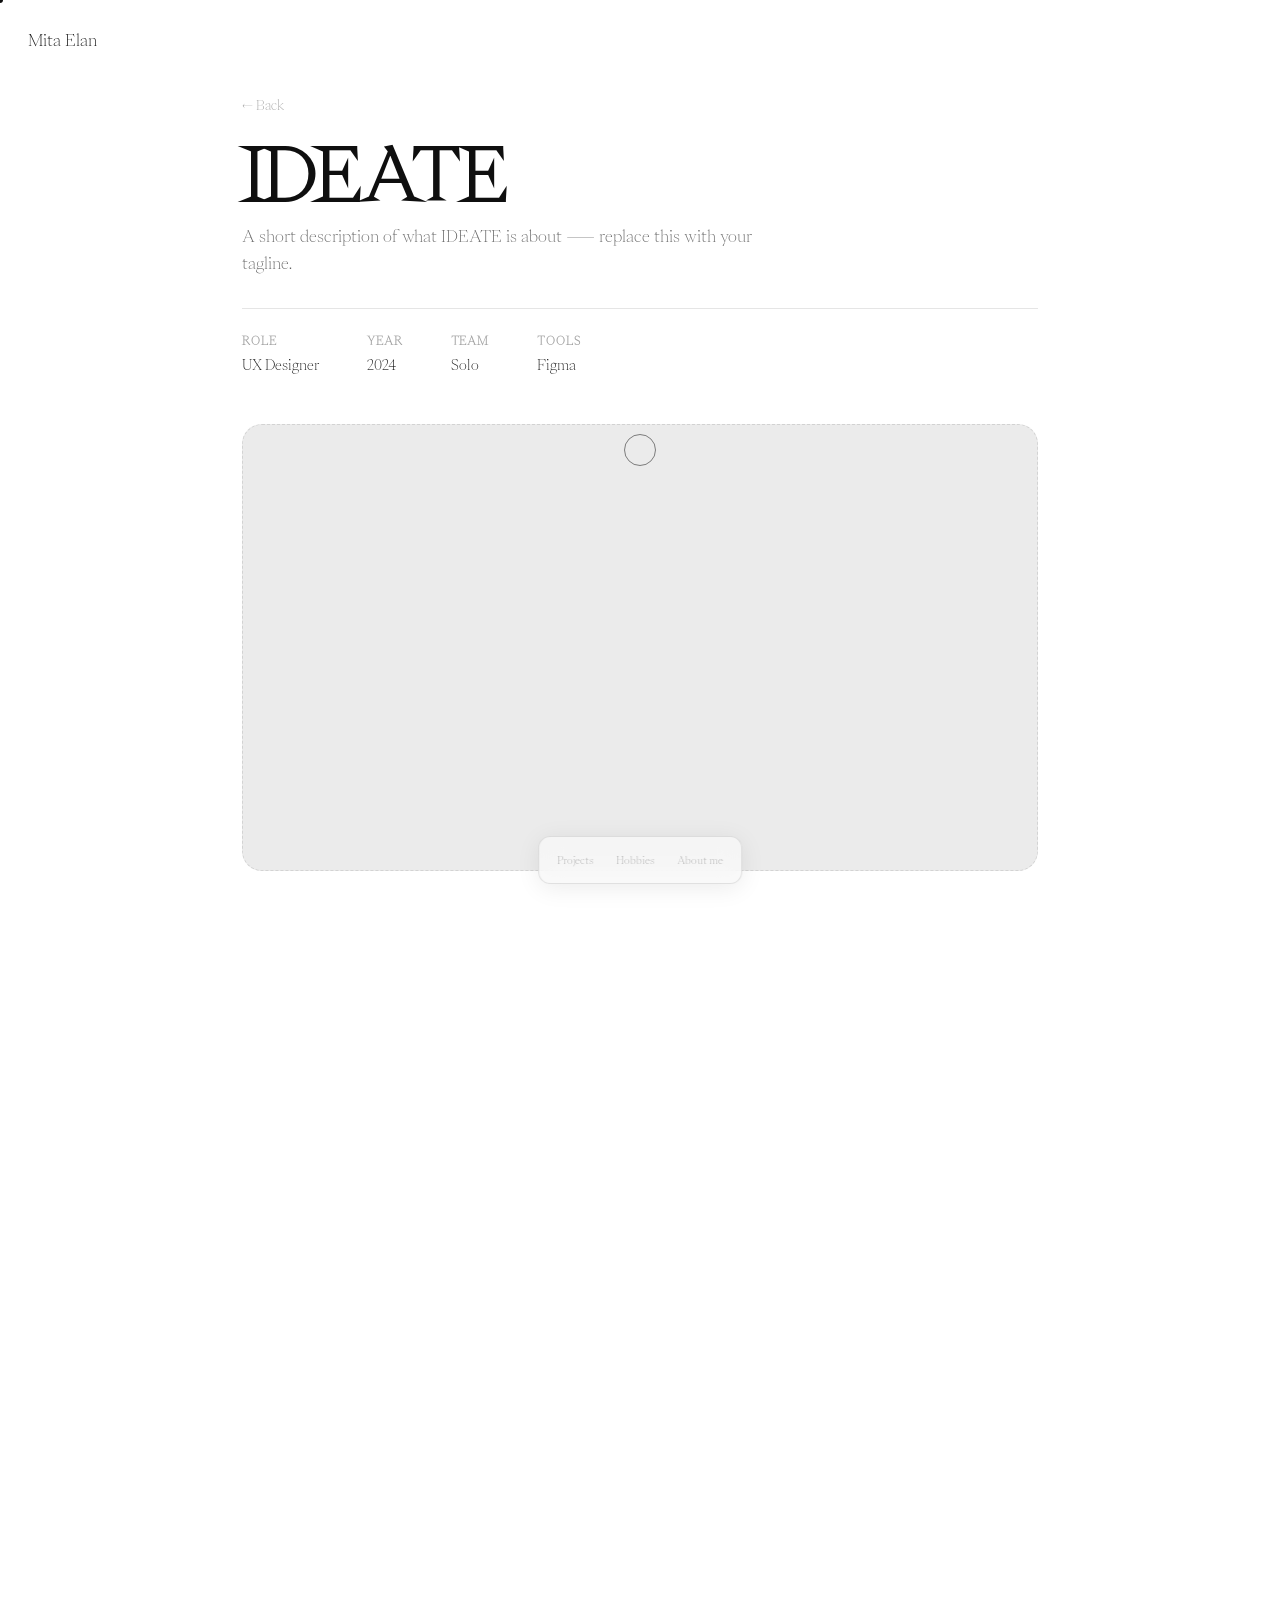
<file: ideate.html>
<!DOCTYPE html>
<html lang="en">
<head>
  <meta charset="UTF-8">
  <meta name="viewport" content="width=device-width, initial-scale=1.0">
  <title>IDEATE — Mita Elan</title>
  <link rel="stylesheet" href="styles.css">
  <link rel="stylesheet" href="ideate.css">
  <link href="https://fonts.googleapis.com/css2?family=Pixelify+Sans&display=swap" rel="stylesheet">
</head>
<body class="project-page">

  <div class="cursor-dot" id="cursorDot">Explore</div>
  <div class="cursor-ring" id="cursorRing"></div>

  <!-- Header -->
  <header class="site-header">
    <nav class="site-nav">
      <a href="index.html">Projects</a>
      <a href="hobbies.html">Hobbies</a>
      <a href="about.html">About me</a>
    </nav>
  </header>

  <div class="site-name">Mita Elan</div>

  <main class="project-main">

    <!-- Project Header -->
    <section class="project-header">
      <div class="project-header-inner">
        <div class="project-header-left">
          <a href="index.html" class="back-link">← Back</a>
          <h1 class="project-title">IDEATE</h1>
          <p class="project-subtitle">A short description of what IDEATE is about — replace this with your tagline.</p>
        </div>
        <div class="project-meta-grid">
          <div class="project-meta-item">
            <span class="meta-label">Role</span>
            <span class="meta-value">UX Designer</span>
          </div>
          <div class="project-meta-item">
            <span class="meta-label">Year</span>
            <span class="meta-value">2024</span>
          </div>
          <div class="project-meta-item">
            <span class="meta-label">Team</span>
            <span class="meta-value">Solo</span>
          </div>
          <div class="project-meta-item">
            <span class="meta-label">Tools</span>
            <span class="meta-value">Figma</span>
          </div>
        </div>
      </div>
    </section>

    <!-- Hero Image -->
    <section class="project-hero-image">
      <div class="hero-image-placeholder"></div>
    </section>

    <!-- Body Copy -->
    <section class="project-body">
      <div class="project-body-inner">
        <p class="body-text">Replace this with your overview paragraph. Describe what IDEATE is, the problem it solves, and your role in bringing it to life. Keep it concise and focused on the big picture.</p>
        <p class="body-text">Second paragraph — add more context here about the challenge, the users, or the approach you took. This is where you set up the story before diving into specifics.</p>
      </div>
    </section>

    <!-- Writing Assistance -->
    <section class="project-feature-section">
      <h2 class="feature-section-title">Writing Assistance</h2>
      <p class="feature-section-desc">Replace this with a description of the Writing Assistance feature.</p>
      <div class="cs-video-wrap">
        <video src="Sage - Writing Assistance.mp4" autoplay muted loop playsinline></video>
      </div>
    </section>

    <!-- Chat -->
    <section class="project-feature-section">
      <h2 class="feature-section-title">Chat</h2>
      <p class="feature-section-desc">Replace this with a description of the Chat feature.</p>
      <div class="cs-video-wrap">
        <video src="Sage Chat.mp4" autoplay muted loop playsinline></video>
      </div>
    </section>

    <!-- Body Copy 2 -->
    <section class="project-body">
      <div class="project-body-inner">
        <p class="body-text">Add more narrative here — transition from Formations to Collaborations, or explain the design thinking behind these two features.</p>
      </div>
    </section>

    <!-- Featuring Collaborations -->
    <section class="project-feature-section">
      <h2 class="feature-section-title">Featuring Collaborations</h2>
      <p class="feature-section-desc">Replace this with a description of Collaborations within IDEATE and how they differ from Formations.</p>
      <div class="feature-image-grid collaborations-grid">
        <div class="feature-grid-item"></div>
        <div class="feature-grid-item"></div>
        <div class="feature-grid-item"></div>
        <div class="feature-grid-item"></div>
        <div class="feature-grid-item"></div>
        <div class="feature-grid-item"></div>
      </div>
      <p class="feature-caption">Caption or label for the Collaborations grid.</p>
    </section>

    <!-- Additional Image Gallery -->
    <section class="project-gallery-section">
      <div class="gallery-grid">
        <div class="gallery-item gallery-item--wide"></div>
        <div class="gallery-item"></div>
        <div class="gallery-item"></div>
      </div>
    </section>

    <!-- Closing / Reflections -->
    <section class="project-body project-body--closing">
      <div class="project-body-inner">
        <h2 class="closing-heading">Reflections</h2>
        <p class="body-text">What did you learn? What would you do differently? Add your closing thoughts here — this is the section that shows how you think beyond the deliverable.</p>
      </div>
    </section>

  </main>

  <script src="script.js"></script>
</body>
</html>
</file>
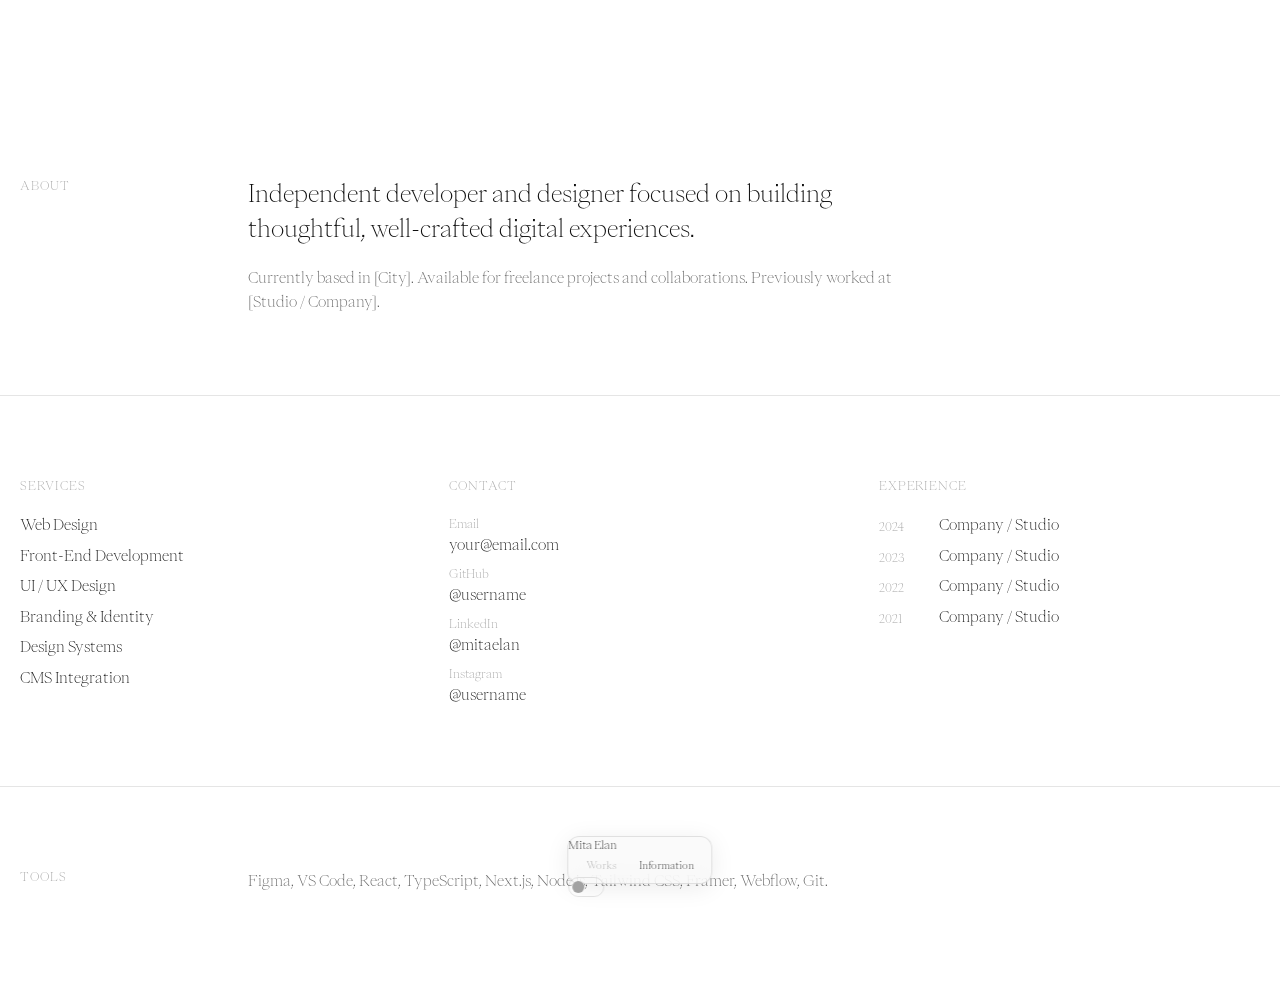
<file: information.html>
<!DOCTYPE html>
<html lang="en">
<head>
  <meta charset="UTF-8">
  <meta name="viewport" content="width=device-width, initial-scale=1.0">
  <title>Information — Mita Elan</title>
  <link rel="stylesheet" href="styles.css">
  <link rel="stylesheet" href="information.css">
</head>
<body>

  <header class="site-header">
    <div class="header-inner">
      <a href="index.html" class="site-logo">Mita Elan</a>
      <nav class="site-nav">
        <a href="index.html">Works</a>
        <a href="information.html" class="is-current">Information</a>
      </nav>
      <div class="header-actions">
        <button class="theme-toggle" id="themeToggle" aria-label="Toggle light/dark mode" role="switch" aria-checked="false">
          <span class="toggle-track">
            <span class="toggle-thumb"></span>
          </span>
        </button>
      </div>
    </div>
  </header>

  <main class="info-main">

    <!-- Bio -->
    <section class="info-section info-bio">
      <div class="info-row">
        <span class="info-label">About</span>
        <div class="info-body">
          <p class="info-lead">Independent developer and designer focused on building thoughtful, well-crafted digital experiences.</p>
          <p>Currently based in [City]. Available for freelance projects and collaborations. Previously worked at [Studio / Company].</p>
        </div>
      </div>
    </section>

    <!-- Three columns -->
    <section class="info-section info-columns">

      <div class="info-col">
        <span class="info-label">Services</span>
        <ul class="info-list">
          <li>Web Design</li>
          <li>Front-End Development</li>
          <li>UI / UX Design</li>
          <li>Branding & Identity</li>
          <li>Design Systems</li>
          <li>CMS Integration</li>
        </ul>
      </div>

      <div class="info-col">
        <span class="info-label">Contact</span>
        <ul class="info-list info-contact">
          <li>
            <span class="contact-type">Email</span>
            <a href="mailto:your@email.com" class="contact-link">your@email.com</a>
          </li>
          <li>
            <span class="contact-type">GitHub</span>
            <a href="#" class="contact-link">@username</a>
          </li>
          <li>
            <span class="contact-type">LinkedIn</span>
            <a href="#" class="contact-link">@mitaelan</a>
          </li>
          <li>
            <span class="contact-type">Instagram</span>
            <a href="#" class="contact-link">@username</a>
          </li>
        </ul>
      </div>

      <div class="info-col">
        <span class="info-label">Experience</span>
        <ul class="info-list info-experience">
          <li>
            <span class="exp-year">2024</span>
            <span class="exp-name">Company / Studio</span>
          </li>
          <li>
            <span class="exp-year">2023</span>
            <span class="exp-name">Company / Studio</span>
          </li>
          <li>
            <span class="exp-year">2022</span>
            <span class="exp-name">Company / Studio</span>
          </li>
          <li>
            <span class="exp-year">2021</span>
            <span class="exp-name">Company / Studio</span>
          </li>
        </ul>
      </div>

    </section>

    <!-- Skills / Tools -->
    <section class="info-section info-tools">
      <div class="info-row">
        <span class="info-label">Tools</span>
        <div class="info-body">
          <p>Figma, VS Code, React, TypeScript, Next.js, Node.js, Tailwind CSS, Framer, Webflow, Git.</p>
        </div>
      </div>
    </section>

  </main>

  <footer class="site-footer">
    <span class="footer-copy">© 2024 Mita Elan</span>
    <div class="footer-links">
      <a href="#">GitHub</a>
      <a href="#">LinkedIn</a>
      <a href="mailto:your@email.com">Email</a>
    </div>
  </footer>

  <script src="script.js"></script>
</body>
</html>
</file>
<file: styles.css>
@font-face {
  font-family: 'PP Editorial New';
  src: url('PPEditorialNew-Italic-BF644b214fb0c0a.otf') format('opentype');
  font-weight: normal;
  font-style: italic;
}

@font-face {
  font-family: 'PP Eiko';
  src: url('PPEiko-Thin.otf') format('opentype');
  font-weight: 100;
  font-style: normal;
}

@font-face {
  font-family: 'Neue Haas Grotesk Display';
  src: url('neuehaasgrotdisp-45light-trial.otf') format('opentype');
  font-weight: 300;
  font-style: normal;
}

@font-face {
  font-family: 'Neue Haas Grotesk Display';
  src: url('neuehaasgrotdisp-55roman-trial.otf') format('opentype');
  font-weight: 500;
  font-style: normal;
}

@font-face {
  font-family: 'TT Commons';
  src: url('TT Commons Regular.otf') format('opentype');
  font-weight: 400;
  font-style: normal;
}

@font-face {
  font-family: 'TT Commons';
  src: url('TT Commons Italic.otf') format('opentype');
  font-weight: 400;
  font-style: italic;
}

@font-face {
  font-family: 'TT Commons';
  src: url('TT Commons Light.otf') format('opentype');
  font-weight: 300;
  font-style: normal;
}

@font-face {
  font-family: 'TT Commons';
  src: url('TT Commons Medium.otf') format('opentype');
  font-weight: 500;
  font-style: normal;
}

@font-face {
  font-family: 'TT Commons';
  src: url('TT Commons Medium Italic.otf') format('opentype');
  font-weight: 500;
  font-style: italic;
}

@font-face {
  font-family: 'TT Commons';
  src: url('TT Commons DemiBold.otf') format('opentype');
  font-weight: 600;
  font-style: normal;
}

@font-face {
  font-family: 'TT Commons';
  src: url('TT Commons Bold.otf') format('opentype');
  font-weight: 700;
  font-style: normal;
}

h1, h2, h3, h4, h5, h6 {
  font-weight: 600;
}

/* Reset */
*, *::before, *::after {
  margin: 0;
  padding: 0;
  box-sizing: border-box;
}

:root {
  --bg: #ffffff;
  --text: #0f0f0f;
  --text-muted: #a2a2a2;
  --text-secondary: #636363;
  --border: rgba(0, 0, 0, 0.1);
  --surface: #ebebeb;

  --transition: 0.2s cubic-bezier(0.63, -0.02, 0.2, 1);
  --transition-long: 0.35s cubic-bezier(0.63, -0.02, 0.2, 1);

  --pwx: 1.25rem;
  --header-height: 3rem;
  --footer-height: 2.5rem;
}

body.is-dark {
  --bg: #191919;
  --text: #ffffff;
  --text-muted: #c0c0c0;
  --text-secondary: #d0d0d0;
  --border: rgba(255, 255, 255, 0.08);
  --surface: #2a2a2a;
}

html, body {
  height: 100%;
  overflow: hidden;
  cursor: none;
}

*, a, button, .card-wrapper { cursor: none !important; }

/* ── Custom cursor ───────────────────────────────────── */
.cursor-ring {
  width: 32px;
  height: 32px;
  border: 1.5px solid var(--text);
  opacity: 0.5;
  transition: width 0.2s ease, height 0.2s ease, opacity 0.2s ease, border-color var(--transition-long);
}

body.cursor-hover .cursor-ring {
  opacity: 0;
}

.cursor-dot,
.cursor-ring {
  position: fixed;
  top: 0;
  left: 0;
  border-radius: 50%;
  pointer-events: none;
  z-index: 9999;
  transform: translate(-50%, -50%);
}

.cursor-dot {
  font-family: 'Neue Haas Grotesk Display', -apple-system, BlinkMacSystemFont, "Helvetica Neue", Arial, sans-serif;
  width: 6px;
  height: 6px;
  background: var(--text);
  transition: width 0.2s ease, height 0.2s ease, background var(--transition-long), border-radius 0.2s ease;
  overflow: hidden;
  display: flex;
  align-items: center;
  justify-content: center;
  white-space: nowrap;
  font-size: 0;
  color: transparent;
}

@keyframes pulse-arrow {
  0%, 100% { opacity: 1; transform: translateX(0); }
  50%       { opacity: 0.4; transform: translateX(3px); }
}

.cursor-arrow {
  display: inline-block;
  animation: pulse-arrow 0.9s ease-in-out infinite;
}

body.cursor-hover .cursor-dot {
  width: 72px;
  height: 72px;
  border-radius: 999px;
  background: transparent;
  border: 1.5px solid var(--text);
  font-size: 0.45rem;
  color: var(--text);
  letter-spacing: 0.04em;
  font-weight: 500;
}


body {
  font-family: 'PP Eiko', 'Inter', -apple-system, BlinkMacSystemFont, "Helvetica Neue", Arial, sans-serif;
  font-weight: 100;
  font-size: 11px;
  background-color: var(--bg);
  color: var(--text);
  line-height: 1.5;
  transition: background-color var(--transition-long), color var(--transition-long);
}

a {
  color: inherit;
  text-decoration: none;
}

/* ── Header ─────────────────────────────────────────── */
.site-header {
  position: fixed;
  bottom: 1rem;
  left: 50%;
  transform: translateX(-50%);
  z-index: 200;
  height: var(--header-height);
  width: fit-content;
  min-width: 0;
  border-radius: 12px;
  border: 1px solid var(--border);
  background-color: rgba(248, 248, 248, 0.75);
  backdrop-filter: blur(12px);
  -webkit-backdrop-filter: blur(12px);
  box-shadow: 0 4px 24px rgba(0, 0, 0, 0.08);
  transition: background-color var(--transition-long), border-color var(--transition-long), box-shadow var(--transition-long);
}

body.is-dark .site-header {
  background-color: rgba(25, 25, 25, 0.75);
  box-shadow: 0 4px 24px rgba(0, 0, 0, 0.3);
}

.site-nav {
  display: flex;
  align-items: center;
  height: 100%;
  gap: 0.25rem;
  padding: 0 0.5rem;
}

.site-nav a {
  font-size: 0.625rem;
  color: var(--text-muted);
  transition: color var(--transition);
}

.site-nav a {
  position: relative;
  padding: 0.25rem 0.6rem;
  border-radius: 6px;
  transition: color var(--transition), background var(--transition);
}

.site-nav a:hover {
  color: var(--text);
  background: rgba(255, 255, 255, 0.1);
}

.header-actions {
  display: flex;
  align-items: center;
  gap: 0.75rem;
}

/* ── Site name ───────────────────────────────────────── */
.site-name {
  position: fixed;
  top: 1.75rem;
  left: 1.75rem;
  z-index: 200;
  font-style: normal;
  font-size: 1rem;
  font-weight: normal;
  color: var(--text);
  transition: color var(--transition-long);
}

/* ── Avatar button ───────────────────────────────────── */
.avatar-btn {
  position: fixed;
  top: 1rem;
  right: 1rem;
  width: 38px;
  height: 38px;
  border-radius: 50%;
  border: 1.5px solid var(--border);
  background: var(--surface);
  overflow: hidden;
  padding: 0;
  z-index: 300;
  transition: border-color var(--transition), transform var(--transition), background-color var(--transition-long);
}

.avatar-btn:hover { transform: scale(1.08); border-color: var(--text-muted); }

.avatar-btn img {
  width: 100%;
  height: 100%;
  object-fit: cover;
  display: block;
}

.avatar-initials {
  position: absolute;
  inset: 0;
  display: flex;
  align-items: center;
  justify-content: center;
  font-size: 0.35rem;
  font-weight: 600;
  color: #000;
  letter-spacing: 0.05em;
}

/* ── Project detail modal ────────────────────────────── */
.project-detail-overlay {
  position: fixed;
  inset: 0;
  z-index: 600;
  display: flex;
  align-items: center;
  justify-content: center;
  background: rgba(0, 0, 0, 0.5);
  backdrop-filter: blur(16px);
  -webkit-backdrop-filter: blur(16px);
  opacity: 0;
  pointer-events: none;
  transition: opacity 0.3s ease;
}

.project-detail-overlay.is-open {
  opacity: 1;
  pointer-events: all;
}

#projectDetailCustom {
  font-family: 'Neue Haas Grotesk Display', -apple-system, BlinkMacSystemFont, "Helvetica Neue", Arial, sans-serif;
}

.project-detail-modal {
  background: var(--bg);
  border: 1px solid var(--border);
  border-radius: 24px;
  width: 92%;
  max-width: 1000px;
  height: 85vh;
  overflow-y: auto;
  position: relative;
  transform: translateY(16px) scale(0.97);
  transition: transform 0.3s ease;
  box-shadow: 0 32px 80px rgba(0, 0, 0, 0.4);
  scrollbar-width: none;
}

.project-detail-modal::-webkit-scrollbar { display: none; }

.project-detail-overlay.is-open .project-detail-modal {
  transform: translateY(0) scale(1);
}

.project-detail-modal.is-expanded {
  width: 100%;
  max-width: 100%;
  height: 100vh;
  border-radius: 0;
  border: none;
}

.project-detail-modal.is-expanded .project-detail-image {
  border-radius: 0;
}

.project-detail-modal.is-expanded .project-detail-body {
  padding: 2.5rem max(200px, calc(50% - 380px));
}

.project-detail-modal.is-expanded .cs-section--bg {
  margin-left: calc(-1 * max(24px, calc(50% - 350px)));
  margin-right: calc(-1 * max(24px, calc(50% - 350px)));
  padding-left: max(24px, calc(50% - 350px));
  padding-right: max(24px, calc(50% - 350px));
  border-radius: 0;
}

.project-detail-close {
  position: absolute;
  top: 1rem;
  right: 1rem;
  width: 32px;
  height: 32px;
  border-radius: 50%;
  background: rgba(255, 255, 255, 0.1);
  border: 1px solid var(--border);
  color: var(--text);
  font-size: 0.45rem;
  display: flex;
  align-items: center;
  justify-content: center;
  z-index: 1;
  transition: background var(--transition);
}

.project-detail-close:hover { background: rgba(255, 255, 255, 0.2); }

.project-detail-image {
  width: 100%;
  aspect-ratio: 16 / 9;
  background: #2a2a2a;
  border-radius: 24px 24px 0 0;
}

.project-detail-body {
  padding: 2.5rem 1.75rem 3.5rem;
}

.project-detail-meta {
  margin-bottom: 0.75rem;
}

.project-detail-title {
  font-size: 1.25rem;
  font-weight: 600;
  margin-bottom: 0.75rem;
  line-height: 1.2;
}

.project-detail-desc {
  font-size: 0.65rem;
  color: var(--text-muted);
  line-height: 1.7;
  margin-bottom: 2rem;
}

.project-detail-stats {
  display: flex;
  gap: 2rem;
  padding: 1.25rem 0;
  border-top: 1px solid var(--border);
  border-bottom: 1px solid var(--border);
  margin-bottom: 2rem;
}

.project-stat {
  display: flex;
  flex-direction: column;
  gap: 0.3rem;
}

.project-stat-label {
  font-size: 0.45rem;
  font-weight: 600;
  letter-spacing: 0.08em;
  text-transform: uppercase;
  color: var(--text-muted);
}

.project-stat-value {
  font-size: 0.625rem;
  color: var(--text);
}

.project-detail-impact {
  margin-bottom: 2rem;
}

.impact-metrics {
  display: flex;
  gap: 1.5rem;
  margin-top: 1rem;
}

.impact-metric {
  flex: 1;
  display: flex;
  flex-direction: column;
  gap: 0.4rem;
  padding: 1.25rem;
  background: var(--surface);
  border-radius: 14px;
}

.impact-stat {
  font-size: 1.75rem;
  font-weight: 700;
  color: var(--text);
  line-height: 1;
}

.impact-desc {
  font-size: 0.55rem;
  color: var(--text-muted);
  line-height: 1.5;
}

.project-detail-hmw {
  margin-bottom: 2rem;
}

.project-hmw-text {
  font-style: italic;
  font-size: 1.15rem;
  line-height: 1.4;
  color: var(--text);
  text-align: center;
  max-width: 680px;
}

.section-heading-large {
  font-style: italic;
  font-size: 1.5rem;
  font-weight: normal;
  color: var(--text);
  margin-bottom: 1.5rem;
}

.subsection-title {
  font-size: 0.5rem;
  font-weight: 600;
  letter-spacing: 0.08em;
  text-transform: uppercase;
  color: var(--text-muted);
  margin-bottom: 0.6rem;
}

.two-col-section {
  display: grid;
  grid-template-columns: 1fr 1fr;
  gap: 2rem;
  margin-bottom: 3rem;
}

.two-col-text { display: flex; flex-direction: column; }

.design-exp-row {
  display: grid;
  grid-template-columns: 1fr 1fr;
  gap: 2rem;
  margin-top: 3rem;
  align-items: start;
}

.design-exp-text {
  display: flex;
  flex-direction: column;
}

.design-exp-num {
  font-style: italic;
  font-size: 1.75rem;
  color: var(--text-muted);
  line-height: 1;
  margin-bottom: 0.5rem;
}

.constraints-subheading {
  font-size: 0.7rem;
  font-weight: 600;
  color: var(--text);
  margin-top: 2.5rem;
  margin-bottom: 1.5rem;
}

.constraints-versions {
  display: flex;
  flex-direction: column;
  gap: 2rem;
}

.constraints-version {
  display: flex;
  flex-direction: column;
  gap: 0.75rem;
}

.constraints-version-label {
  font-size: 0.5rem;
  font-weight: 600;
  letter-spacing: 0.08em;
  text-transform: uppercase;
  color: var(--text-muted);
}

.two-col-images {
  display: grid;
  grid-template-columns: 1fr 1fr;
  gap: 2rem;
  margin-top: 2rem;
}

.section-image-placeholder {
  width: 100%;
  aspect-ratio: 4 / 3;
  background: var(--surface);
  border-radius: 14px;
  border: 1px dashed var(--border);
  margin-top: 1rem;
}

.research-cols {
  display: grid;
  grid-template-columns: 1fr 1fr;
  gap: 2rem;
  margin-bottom: 3rem;
}

.research-col { display: flex; flex-direction: column; }

.research-list {
  list-style: none;
  display: flex;
  flex-direction: column;
  gap: 0.75rem;
  margin-top: 0.5rem;
}

.research-list li {
  font-size: 0.625rem;
  color: var(--text);
  line-height: 1.6;
  padding-left: 1rem;
  position: relative;
}

.research-list li::before {
  content: '—';
  position: absolute;
  left: 0;
  color: var(--text-muted);
}

.project-detail-initial-problem,
.project-detail-research {
  margin-bottom: 0;
}

.project-detail-initial-problem .two-col-section {
  margin-bottom: 0;
}

.project-detail-features {
  margin-bottom: 2rem;
}

.feature-block {
  margin-bottom: 3rem;
}

.feature-text {
  margin-bottom: 1rem;
}

.feature-title {
  font-size: 0.75rem;
  font-weight: 600;
  margin-bottom: 0.4rem;
  color: var(--text);
}

.feature-desc {
  font-size: 0.625rem;
  color: var(--text-muted);
  line-height: 1.7;
}

.feature-video {
  width: 100%;
  aspect-ratio: 16 / 9;
  background: var(--surface);
  border-radius: 14px;
  display: flex;
  align-items: center;
  justify-content: center;
  border: 1px dashed var(--border);
}

.feature-video::after {
  content: 'Video walkthrough';
  font-size: 0.5rem;
  color: var(--text-muted);
  letter-spacing: 0.04em;
}

.project-detail-section {
  margin-bottom: 2rem;
}

.project-detail-section-title {
  font-size: 0.5rem;
  font-weight: 600;
  letter-spacing: 0.08em;
  text-transform: uppercase;
  color: var(--text-muted);
  margin-bottom: 0.6rem;
}

.project-detail-section-text {
  font-size: 0.65rem;
  color: var(--text);
  line-height: 1.75;
  margin-bottom: 1rem;
}

.project-detail-image--inline {
  border-radius: 16px;
  margin-bottom: 2rem;
  aspect-ratio: 16 / 9;
}

/* ── Case study template (IDEATE etc.) ───────────────── */
.cs-wrap {
  display: block;
}

.project-detail-modal.is-expanded .cs-wrap {
  display: grid;
  grid-template-columns: 0 1fr;
  align-items: start;
}

/* ── Scroll-spy sidenav ──────────────────────────────── */
.cs-sidenav {
  display: none;
}

.project-detail-modal.is-expanded .cs-sidenav {
  display: flex;
  flex-direction: column;
  gap: 0;
  position: sticky;
  top: calc(50vh - 80px);
  width: 130px;
  transform: translateX(calc(-1 * max(200px, calc(50vw - 380px)) + 2rem));
  z-index: 10;
}

.cs-nav-item {
  font-size: 0.5625rem;
  color: var(--text-muted);
  line-height: 1;
  padding: 0.4rem 0 0.4rem 0.875rem;
  border-left: 2px solid transparent;
  transition: color var(--transition), border-color var(--transition);
  letter-spacing: 0.01em;
  white-space: nowrap;
}

.cs-nav-item:hover {
  color: var(--text);
}

.cs-nav-item.is-active {
  color: var(--text);
  font-weight: 600;
}

.cs-content {
  min-width: 0;
}

.cs-header {
  padding-top: 80px;
  padding-bottom: 120px;
  margin-bottom: 0;
}

.cs-header-row {
  display: flex;
  gap: 4rem;
  justify-content: flex-start;
  align-items: flex-start;
}

.cs-header-left {
  max-width: 580px;
  flex: 1;
}

.cs-product-logo {
  width: 52px;
  height: 52px;
  object-fit: contain;
  display: block;
  margin-bottom: 2.5rem;
}

.cs-title {
  font-size: 1rem;
  font-weight: 600;
  color: var(--text);
  margin-bottom: 1rem;
  line-height: 1.3;
  letter-spacing: 0;
}

.cs-subtitle {
  font-size: 0.95rem;
  color: #666;
  line-height: 1.75;
  margin-bottom: 0.75rem;
  font-weight: 400;
}

.cs-role-desc {
  font-size: 0.95rem;
  color: #000;
  line-height: 1.75;
  font-weight: 500;
}

.cs-header-meta {
  display: flex;
  flex-direction: column;
  gap: 1.25rem;
  min-width: 160px;
}

.cs-meta-block {
  display: flex;
  flex-direction: column;
  gap: 0.3rem;
}

.cs-meta-label {
  font-size: 0.5rem;
  font-weight: 500;
  letter-spacing: 0.1em;
  text-transform: uppercase;
  color: var(--text-muted);
}

.cs-meta-label--title {
  font-size: 1rem;
  font-weight: 600;
  color: #000;
  text-transform: none;
  letter-spacing: 0;
  margin-bottom: 0.4rem;
  display: block;
}

.cs-meta-value {
  font-size: 0.8125rem;
  color: #000;
  line-height: 1.75;
  font-weight: 500;
}

.cs-section {
  margin-bottom: 8rem;
}

.cs-section--tight {
  margin-bottom: 0.5rem;
}

.cs-divider {
  display: flex;
  align-items: center;
  gap: 1rem;
  margin-bottom: 8rem;
}

.cs-divider::before,
.cs-divider::after {
  content: '';
  flex: 1;
  height: 1px;
  background: #e0e0e0;
}

.cs-divider span {
  font-size: 0.5625rem;
  color: #aaa;
  font-weight: 400;
  white-space: nowrap;
  letter-spacing: 0.04em;
}

.cs-divider-plain {
  height: 1px;
  background: #e0e0e0;
  margin: 4rem 0;
}

/* Keep spacing above a plain divider equal to the spacing below it */
.cs-solution:has(+ .cs-divider-plain) {
  margin-bottom: 0;
}

.cs-solution:has(+ .cs-divider-plain) .cs-two-col .cs-body:last-child {
  margin-bottom: 0;
}

.cs-section--bg {
  background: var(--surface);
  border-radius: 14px;
  padding: 1.5rem;
}

.cs-label {
  display: block;
  font-size: 1rem;
  font-weight: 500;
  letter-spacing: 0;
  text-transform: none;
  color: #666;
  margin-bottom: 1rem;
}

.cs-impact-list {
  display: flex;
  flex-direction: column;
  gap: 0.75rem;
}

.cs-impact-item {
  font-size: 0.95rem;
  color: #000;
  line-height: 1.8;
  font-weight: 500;
}

.cs-impact-item strong {
  font-weight: 700;
}

.cs-statement {
  font-size: 1.25rem;
  font-weight: 500;
  color: #000;
  line-height: 1.2;
  margin-bottom: 1rem;
}

.cs-body {
  font-size: 0.95rem;
  color: #666;
  line-height: 1.8;
  margin-bottom: 0.75rem;
  font-weight: 400;
}

.cs-bullet-list {
  font-size: 0.95rem;
  color: #666;
  line-height: 1.8;
  font-weight: 400;
  margin: 0;
  padding-left: 1.25rem;
}

.cs-two-col {
  display: grid;
  grid-template-columns: 1fr 1fr;
  gap: 3rem;
}

.cs-insight-title {
  font-size: 1.25rem;
  font-weight: 500;
  color: #000;
  margin-bottom: 0.75rem;
  line-height: 1.2;
}

.cs-chapter {
  font-size: clamp(1.75rem, 4vw, 2.25rem);
  font-weight: 500;
  color: var(--text);
  margin-bottom: 0;
  text-align: center;
  line-height: 1.1;
  letter-spacing: -0.02em;
}

.cs-chapter-sub {
  font-size: 0.875rem;
  color: #666;
  line-height: 1.75;
  text-align: center;
  max-width: 800px;
  margin: 0.5rem auto 10rem;
  font-weight: 400;
}

.cs-solution {
  margin-bottom: 7rem;
}

.cs-stat {
  font-size: 1rem;
  font-weight: 500;
  color: var(--text);
  line-height: 1.5;
}

.cs-solution-title {
  font-size: 1.25rem;
  font-weight: 500;
  color: var(--text);
  margin-bottom: 0.6rem;
  line-height: 1.2;
}

.cs-carousel {
  width: 100%;
  background: #f8f8f8;
  border-radius: 14px;
  margin-top: 1.25rem;
  overflow: hidden;
  position: relative;
}

.cs-carousel-track {
  display: flex;
  transition: transform 0.4s cubic-bezier(0.63, -0.02, 0.2, 1);
}

.cs-carousel-slide {
  width: 100%;
  flex-shrink: 0;
  display: block;
  object-fit: contain;
}

.cs-carousel-controls {
  display: flex;
  align-items: center;
  justify-content: center;
  gap: 1rem;
  padding: 0.875rem 0;
}

.cs-carousel-btn {
  background: none;
  border: none;
  font-size: 0.75rem;
  color: var(--text-muted);
  padding: 0.25rem 0.5rem;
  transition: color var(--transition);
  cursor: pointer !important;
}

.cs-carousel-btn:hover { color: var(--text); }

.cs-carousel-dots {
  display: flex;
  gap: 0.4rem;
  align-items: center;
}

.cs-carousel-dot {
  width: 6px;
  height: 6px;
  border-radius: 50%;
  background: var(--text-muted);
  opacity: 0.3;
  transition: opacity var(--transition), background var(--transition);
}

.cs-carousel-dot.is-active {
  background: var(--text);
  opacity: 1;
}

.cs-video-wrap {
  width: 100%;
  background: #f8f8f8;
  border-radius: 14px;
  margin-top: 1.25rem;
  display: flex;
  align-items: center;
  justify-content: center;
  overflow: hidden;
  padding: calc(2rem - 6px);
  box-sizing: border-box;
  position: relative;
}

.cs-video-wrap:hover .cs-video-toggle,
.cs-video-wrap:hover .cs-video-expand {
  opacity: 1;
}

.cs-video-toggle,
.cs-video-expand {
  position: absolute;
  top: 12px;
  width: 32px;
  height: 32px;
  border-radius: 50%;
  background: rgba(255, 255, 255, 0.8);
  border: none;
  cursor: pointer !important;
  display: flex;
  align-items: center;
  justify-content: center;
  opacity: 0;
  transition: opacity 0.2s ease;
  z-index: 2;
  padding: 0;
}

.cs-video-toggle { right: 12px; }
.cs-video-expand { left: 12px; }

/* Video lightbox */
.cs-video-lightbox {
  position: fixed;
  inset: 0;
  background: rgba(0, 0, 0, 0.85);
  display: flex;
  align-items: center;
  justify-content: center;
  z-index: 9999;
  opacity: 0;
  pointer-events: none;
  transition: opacity 0.2s ease;
}

.cs-video-lightbox.is-open {
  opacity: 1;
  pointer-events: all;
}

.cs-video-lightbox-block {
  background: #f8f8f8;
  border-radius: 14px;
  padding: calc(2rem - 6px);
  display: flex;
  align-items: center;
  justify-content: center;
  width: 90vw;
  max-width: 1200px;
}

.cs-video-lightbox-block video,
.cs-video-lightbox-block img {
  width: 100%;
  max-height: 80vh;
  border-radius: 8px;
  object-fit: contain;
  display: block;
  clip-path: inset(4px round 8px);
}

.cs-img-placeholder {
  position: relative;
}

.cs-img-placeholder:hover .cs-img-expand {
  opacity: 1;
}

.cs-img-expand {
  position: absolute;
  top: 12px;
  left: 12px;
  width: 32px;
  height: 32px;
  border-radius: 50%;
  background: rgba(255, 255, 255, 0.8);
  border: none;
  cursor: pointer !important;
  display: flex;
  align-items: center;
  justify-content: center;
  opacity: 0;
  transition: opacity 0.2s ease;
  z-index: 2;
  padding: 0;
}

.cs-video-lightbox-close {
  position: absolute;
  top: 1.25rem;
  right: 1.25rem;
  width: 36px;
  height: 36px;
  border-radius: 50%;
  background: rgba(255, 255, 255, 0.15);
  border: none;
  color: #fff;
  font-size: 0.75rem;
  cursor: pointer !important;
  display: flex;
  align-items: center;
  justify-content: center;
  transition: background 0.2s ease;
}

.cs-video-lightbox-close:hover {
  background: rgba(255, 255, 255, 0.25);
}

.cs-video-wrap video {
  width: 100%;
  max-height: 680px;
  border-radius: 8px;
  display: block;
  object-fit: contain;
  clip-path: inset(4px);
}

.cs-video-wrap--sm video {
  width: 40%;
}

.cs-compare-table {
  display: grid;
  grid-template-columns: 1fr 1fr;
  border: 1px solid #e0e0e0;
  border-radius: 12px;
  overflow: hidden;
  margin: 1.5rem 0;
}

.cs-compare-col {
  padding: 1.5rem;
}

.cs-compare-col + .cs-compare-col {
  border-left: 1px solid #e0e0e0;
}

.cs-compare-col-header {
  font-size: 0.5rem;
  font-weight: 600;
  letter-spacing: 0.08em;
  text-transform: uppercase;
  margin-bottom: 1rem;
  color: #888;
}

.cs-compare-col--no .cs-compare-col-header { color: #000; }
.cs-compare-col--yes .cs-compare-col-header { color: #000; }

.cs-compare-item {
  display: flex;
  align-items: flex-start;
  gap: 0.6rem;
  font-size: 0.7rem;
  color: #000;
  line-height: 1.5;
  margin-bottom: 0.75rem;
}

.cs-compare-item:last-child { margin-bottom: 0; }

.cs-compare-item::before {
  content: '✕';
  font-size: 0.5rem;
  color: #000;
  flex-shrink: 0;
  margin-top: 0.2rem;
}

.cs-compare-col--yes .cs-compare-item::before {
  content: '✓';
  color: #000;
}

.cs-img-placeholder {
  width: 100%;
  aspect-ratio: 16 / 9;
  background: #f8f8f8;
  border-radius: 14px;
  border: 1px dashed var(--border);
  margin-top: 1.25rem;
}

.cs-img-placeholder + .cs-img-placeholder {
  margin-top: 0.75rem;
}

.cs-img-placeholder + .cs-solution-title {
  margin-top: 2rem;
}

.cs-img-placeholder + .cs-body {
  margin-top: 2rem;
}

.cs-design-decision {
  font-size: 0.875rem;
  color: #666;
  line-height: 1.8;
  padding: 0 0 0 1rem;
  border-left: 3px solid var(--text-muted);
  margin-bottom: 1rem;
  font-weight: 400;
}

.cs-decision-label {
  font-weight: 500;
  color: var(--text);
}

.cs-reflections {
  display: flex;
  flex-direction: column;
  gap: 3rem;
  margin-top: 1.5rem;
}

.cs-reflection-title {
  font-size: 1rem;
  font-weight: 500;
  color: var(--text);
  margin-bottom: 0.5rem;
  line-height: 1.3;
}

.cs-closing {
  border-top: 1px solid var(--border);
  padding-top: 4rem;
}

.cs-next-card {
  width: 100%;
  aspect-ratio: 16 / 9;
  background: #f8f8f8;
  border-radius: 20px;
  overflow: hidden;
  position: relative;
  margin-top: 1rem;
  transition: transform 0.3s ease;
}

.cs-next-card:hover {
  transform: scale(1.02);
}

.cs-next-overlay {
  position: absolute;
  bottom: 0;
  left: 0;
  right: 0;
  padding: 2rem;
  background: linear-gradient(to top, rgba(0,0,0,0.55), transparent);
  color: #fff;
}

.cs-next-title {
  font-size: 1rem;
  font-weight: 500;
  margin-bottom: 0.4rem;
}

.cs-next-desc {
  font-size: 0.8125rem;
  line-height: 1.2;
  opacity: 0.85;
  font-weight: 400;
}

/* ── Atlas case study — custom typographic system ─────────
   Scoped entirely under .atlas-v2 so no other case study
   (Sage/Achilles/Ampcontrol/Synthesis) is affected. ──── */

.atlas-v2 .cs-header {
  padding-top: 24px;
  padding-bottom: 4rem;
}

/* Nav restructure: <nav> stays the sole grid child (untouched
   .cs-wrap grid, still exactly 2 top-level children), but stops
   being sticky itself so the back link (its first, normal-flow
   child) scrolls away naturally. Stretching <nav> to the full
   grid-row height gives the nested .atlas-nav-items wrapper a
   full-page-tall containing block to stick within — preserving
   the nav list's existing full-scroll sticky behavior. */
.project-detail-modal.is-expanded .atlas-v2 .cs-sidenav {
  position: static;
  align-self: stretch;
  padding-top: 24px;
}

.atlas-nav-items {
  position: sticky;
  top: 60px;
  display: flex;
  flex-direction: column;
}

.atlas-breadcrumb-row {
  display: flex;
  align-items: center;
  gap: 1rem;
  margin-bottom: 2rem;
}

/* Back link intentionally carries no typography of its own —
   it shares .atlas-eyebrow's font/size/weight/color/letter-spacing
   directly so the two stay in sync. Only hover behavior and its
   own spacing (stacked above the nav list, not in a flex row) live here. */
.atlas-back-link {
  position: sticky;
  top: 24px;
  display: block;
  margin-bottom: 1rem;
  transition: color var(--transition);
}

.atlas-back-link:hover {
  color: var(--text);
}

.atlas-eyebrow {
  display: block;
  font-family: -apple-system, BlinkMacSystemFont, "Helvetica Neue", Arial, sans-serif;
  font-size: 11px;
  font-weight: 500;
  letter-spacing: 0.08em;
  text-transform: uppercase;
  color: #666;
}

.atlas-hero-title {
  font-family: 'PP Eiko', -apple-system, BlinkMacSystemFont, "Helvetica Neue", Arial, sans-serif;
  font-style: normal;
  font-weight: 100;
  font-size: clamp(2rem, 4vw, 3rem);
  line-height: 1.4;
  color: #000;
  max-width: 34ch;
  margin-bottom: 2.5rem;
}

.atlas-meta-bar {
  display: flex;
  flex-wrap: wrap;
  gap: 5rem;
  padding: 1.5rem 0;
  border-top: 1px solid #e5e7eb;
  border-bottom: 1px solid #e5e7eb;
  margin-bottom: 2.5rem;
}

/* Spread fields across the full width with equal space between them */
.atlas-meta-bar--spread {
  justify-content: space-between;
  gap: 2rem;
}

.atlas-meta-field {
  display: flex;
  flex-direction: column;
  gap: 0.4rem;
}

.atlas-meta-field .atlas-eyebrow {
  margin-bottom: 0.1rem;
}

.atlas-meta-value {
  font-size: 0.875rem;
  color: #000;
  font-weight: 400;
  line-height: 1.5;
}

.atlas-body-lead {
  font-size: 0.95rem;
  color: #000;
  line-height: 1.75;
  font-weight: 500;
  max-width: 560px;
}

.atlas-v2 .cs-nav-item {
  font-size: 0.8125rem;
  line-height: 1.2;
  padding: 0.15rem 0 0.15rem 0.875rem;
  color: #666;
}

.atlas-v2 .cs-nav-item.is-active {
  color: var(--text);
}

/* Section eyebrow + serif heading pairing, replacing the old
   plain .cs-label and divider-based section breaks */
.atlas-v2 .cs-label {
  font-family: -apple-system, BlinkMacSystemFont, "Helvetica Neue", Arial, sans-serif;
  font-size: 11px;
  font-weight: 500;
  letter-spacing: 0.08em;
  text-transform: uppercase;
  color: #666;
  margin-bottom: 1rem;
}

.atlas-v2 .cs-solution-title,
.atlas-section-title {
  font-family: 'PP Eiko', -apple-system, BlinkMacSystemFont, "Helvetica Neue", Arial, sans-serif;
  font-style: normal;
  font-weight: 100;
}

.atlas-v2 .cs-solution-title {
  font-size: 1.75rem;
  line-height: 1.4;
  color: #000;
  margin-bottom: 1.25rem;
}

.atlas-section-title {
  display: block;
  font-size: 1.75rem;
  line-height: 1.4;
  color: #000;
  margin-bottom: 1.25rem;
}

/* Impact stats as standalone number blocks */
.atlas-stat-grid {
  display: flex;
  flex-wrap: wrap;
  gap: 3rem;
}

.atlas-stat-block {
  display: flex;
  flex-direction: column;
  gap: 0.3rem;
}

.atlas-stat-number {
  font-family: 'PP Eiko', -apple-system, BlinkMacSystemFont, "Helvetica Neue", Arial, sans-serif;
  font-style: normal;
  font-weight: 100;
  font-size: 3rem;
  line-height: 1;
  color: #000;
}

.atlas-stat-label {
  font-family: -apple-system, BlinkMacSystemFont, "Helvetica Neue", Arial, sans-serif;
  max-width: 22ch;
  line-height: 1.5;
}

/* Normalize all non-eyebrow sans-serif text on the page to one
   dark grey — eyebrows keep their own small/uppercase/letter-spaced
   treatment, untouched. */
.atlas-v2 .cs-body,
.atlas-v2 .cs-statement,
.atlas-body-lead,
.atlas-meta-value,
.atlas-stat-label,
.atlas-v2 .cs-bullet-list {
  color: #666;
}

/* Body/paragraph copy specifically — smaller than the general
   sans-serif size used for labels and short values. */
.atlas-v2 .cs-body,
.atlas-v2 .cs-statement,
.atlas-body-lead,
.atlas-v2 .cs-bullet-list {
  font-size: 0.85rem;
}

.atlas-meta-value {
  font-size: 0.85rem;
}

.atlas-stat-label {
  font-size: 0.95rem;
}

/* ── Envelope Homepage ───────────────────────────────── */
body {
  overflow: auto;
}

body.modal-open {
  overflow: hidden;
}

.env-page {
  height: 100vh;
  overflow: hidden;
  display: flex;
  flex-direction: column;
  align-items: center;
  justify-content: flex-start;
  background: url('new home page background.jpg') center center / cover no-repeat fixed;
  padding-top: 4rem;
}

/* ── Corner avatar ───────────────────────────────────── */
.corner-avatar {
  position: fixed;
  top: 1.25rem;
  right: 1.5rem;
  width: 36px;
  height: 36px;
  border-radius: 50%;
  overflow: hidden;
  border: none;
  cursor: pointer !important;
  padding: 0;
  transition: opacity 0.2s, transform 0.2s;
  z-index: 100;
}
.corner-avatar:hover { opacity: 0.8; transform: scale(1.06); }
.corner-avatar img { width: 100%; height: 100%; object-fit: cover; display: block; }

/* ── Headline ─────────────────────────────────────────── */
.env-headline {
  font-size: 24px;
  font-weight: 400;
  color: #3a3530;
  letter-spacing: 0.02em;
  margin-bottom: 5rem;
  text-align: center;
  line-height: 1.4;
  opacity: 1;
  clip-path: inset(0 100% 0 0);
  animation: headlineReveal 1.2s ease forwards;
  animation-delay: 0.3s;
}

@keyframes headlineReveal {
  to { clip-path: inset(0 0% 0 0); }
}

/* ── Stage ───────────────────────────────────────────── */
.env-stage {
  position: relative;
  width: 65vw;
  height: 1100px;
  flex-shrink: 0;
}

/* ── Postcard (landscape) ─────────────────────────────── */
.postcard {
  position: absolute;
  top: 0;
  left: 50%;
  transform: translateX(-50%) translateY(800px) rotate(-6deg);
  width: 58vw;
  height: auto;
  z-index: 3;
  background: transparent;
  overflow: visible;
  transition: transform 1.2s cubic-bezier(0.22, 1, 0.36, 1);
  perspective: 1400px;
}

.postcard.revealed {
  transform: translateX(-50%) translateY(176px) rotate(-6deg);
}

/* ── Flipper ──────────────────────────────────────────── */
.postcard-flipper {
  position: relative;
  width: 100%;
  height: auto;
}

/* ── Front face ───────────────────────────────────────── */
.postcard-front {
  position: relative;
}

.postcard-front::before {
  content: '';
  position: absolute;
  inset: 0;
  background: #ffffff;
  border-radius: 10px;
  border: 1px solid #e0dbd2;
  box-shadow: 0 2px 12px rgba(60,40,20,0.10);
  filter: url(#torn-edge);
  z-index: -1;
}

/* Top bar */
.postcard-topbar {
  display: flex;
  align-items: center;
  justify-content: center;
  padding: 0.45rem 0;
  border-bottom: 1px solid #ede8e0;
}

.postcard-topbar-label {
  font-size: 0.25rem;
  font-weight: 700;
  letter-spacing: 0.28em;
  text-transform: uppercase;
  color: #c8c0b4;
}

/* Card body — two columns */
.postcard-body {
  display: flex;
  height: 100%;
  padding: 48px 48px 32px 48px;
  gap: 0;
}

/* Left column: photo + address + message — exactly 1/3 */
.postcard-left {
  width: 33.333%;
  flex-shrink: 0;
  display: flex;
  flex-direction: column;
  align-items: center;
  gap: 0;
  padding-right: 1rem;
  padding-top: 0;
  min-width: 0;
}

.pc-photo {
  width: 92%;
  aspect-ratio: 1 / 1;
  height: auto;
  background: #d4cfc8;
  position: relative;
  overflow: visible;
  flex-shrink: 0;
}

.pc-photo-inner {
  width: 100%;
  height: 100%;
  overflow: hidden;
  position: relative;
}

.pc-photo img {
  width: 100%;
  height: 100%;
  object-fit: cover;
  display: block;
}

/* Tape pieces */
.pc-photo::before,
.pc-photo::after {
  content: '';
  position: absolute;
  width: 70px;
  height: 20px;
  background: rgba(215, 200, 170, 0.65);
  border-left: 1px solid rgba(180,160,120,0.25);
  border-right: 1px solid rgba(180,160,120,0.25);
  z-index: 5;
  backdrop-filter: blur(1px);
}
.pc-photo::before {
  top: -8px;
  left: -10px;
  transform: rotate(-8deg);
  transform-origin: center center;
}
.pc-photo::after {
  bottom: -8px;
  right: -10px;
  transform: rotate(-8deg);
  transform-origin: center center;
}

.pc-address-block {
  display: flex;
  flex-direction: column;
  gap: 0.15rem;
  width: 75%;
  margin-top: 16px;
}

.pc-address-line {
  font-size: 15px;
  color: #888;
}

.pc-address-label {
  font-size: 11px;
}

.pc-message {
  font-size: 14px;
  color: #555;
  line-height: 1.55;
  width: 92%;
  margin-top: 20px;
}

/* Center vertical divider */
.postcard-divider-v {
  width: 1px;
  background: #ede8e0;
  flex-shrink: 0;
  align-self: stretch;
}

/* Right column: name + stamp + work list — exactly 2/3 */
.postcard-right {
  flex: 1;
  min-width: 0;
  padding-top: 0;
  display: flex;
  flex-direction: column;
}

.profile-content {
  width: 100%;
  max-width: 48rem;
  margin: 0 auto;
}

.pc-name-row {
  display: flex;
  align-items: flex-start;
  justify-content: space-between;
  margin-bottom: 0;
}

.postcard-name {
  font-family: 'Neue Haas Grotesk Display', -apple-system, BlinkMacSystemFont, "Helvetica Neue", Arial, sans-serif;
  font-size: 18px;
  font-weight: 500;
  color: #1a1a1a;
  display: block;
  margin-bottom: 0.3rem;
  letter-spacing: -0.01em;
}

/* Intro column: shares the work list's left edge, capped for readable lines */
.pc-intro {
  flex: 1 1 auto;
  min-width: 0;
  max-width: 660px;
  text-align: left;
}

.postcard-intro {
  font-family: 'Neue Haas Grotesk Display', -apple-system, BlinkMacSystemFont, "Helvetica Neue", Arial, sans-serif;
  font-size: 14px;
  color: #888;
  line-height: 1.6;
  font-weight: 400;
  margin-bottom: 4px;
}

.postcard-footer {
  font-family: 'Neue Haas Grotesk Display', -apple-system, BlinkMacSystemFont, "Helvetica Neue", Arial, sans-serif;
  font-size: 14px;
  color: #888;
  line-height: 1.6;
  font-weight: 400;
  text-align: center;
  margin-top: 5rem;
}

.postcard-link {
  color: inherit;
  text-decoration: underline;
  text-decoration-color: rgba(0, 0, 0, 0.25);
  text-decoration-thickness: 1px;
  text-underline-offset: 3px;
  transition: text-decoration-color 0.2s ease;
}

.postcard-link:hover {
  text-decoration-color: currentColor;
}

.postcard-divider {
  height: 1px;
  background: #ede8e0;
  margin-bottom: 0.4rem;
}

.work-label {
  font-family: 'Neue Haas Grotesk Display', -apple-system, BlinkMacSystemFont, "Helvetica Neue", Arial, sans-serif;
  font-size: 13px;
  font-weight: 500;
  letter-spacing: 0.06em;
  text-transform: uppercase;
  color: #9a9a9a;
  margin-top: 1rem;
  margin-bottom: 0.2rem;
  display: block;
}

.work-list {
  display: flex;
  flex-direction: column;
  gap: 0;
}

.work-row {
  display: flex;
  align-items: center;
  justify-content: space-between;
  gap: 0.6rem;
  padding: 0.75rem 0.35rem;
  line-height: 1.2;
  border-bottom: 1px solid #e5e7eb;
  border-radius: 4px;
  cursor: pointer !important;
  transition: background 0.15s;
  margin: 0 -0.35rem;
}

.work-row:last-child { border-bottom: none; }

.work-row:hover { background: #f6f2ec; }

.experiment-row {
  display: flex;
  align-items: center;
  justify-content: space-between;
  gap: 0.6rem;
  min-height: 32px;
  padding: 0.75rem 0.35rem;
  line-height: 1.2;
  border-bottom: 1px solid #e5e7eb;
  border-radius: 4px;
  cursor: pointer !important;
  transition: background 0.15s;
  margin: 0 -0.35rem;
}

.experiment-row:hover { background: #f6f2ec; }

.experiment-placeholder {
  font-size: 13px;
  font-style: italic;
  color: #b8b2a8;
}

.about-me-text {
  font-size: 14px;
  color: #555;
  line-height: 1.5;
  font-weight: 400;
  margin-bottom: 0.6em;
}

.about-me-text:last-child {
  margin-bottom: 0;
}

.work-icon-box {
  width: 32px;
  height: 32px;
  flex-shrink: 0;
  display: flex;
  align-items: center;
  justify-content: center;
}

.work-icon {
  max-width: 20px;
  max-height: 20px;
  width: auto;
  height: auto;
  object-fit: contain;
}

.work-icon--svg {
  color: #1a1a1a;
  width: 16px;
  height: auto;
  max-height: 18px;
}

.work-icon--atlas {
  max-width: 16px;
  max-height: 16px;
}

.work-name-group {
  flex: 1;
  display: flex;
  align-items: center;
  gap: 0.4rem;
  min-width: 0;
}

.work-title {
  font-size: 15px;
  color: #000;
  font-weight: 500;
}

.work-year {
  font-size: 15px;
  color: #c0b8ae;
}

.work-role {
  font-size: 15px;
  color: #aaa49e;
  text-align: right;
  margin-left: auto;
  flex-shrink: 0;
  align-self: center;
}

.stamp-box {
  width: 90px;
  height: 64px;
  margin-bottom: 1rem;
  flex-shrink: 0;
  transform: rotate(4deg);
}

.stamp-img {
  width: 100%;
  height: 100%;
  object-fit: contain;
  display: block;
}

.address-lines {
  width: 100%;
  display: flex;
  flex-direction: column;
  gap: 0.5rem;
}

.address-line {
  height: 1px;
  background: #ddd7ce;
  width: 100%;
}

/* ── Postcard backdrop ───────────────────────────────── */
.postcard-backdrop {
  position: fixed;
  inset: 0;
  background: rgba(20, 15, 10, 0.45);
  backdrop-filter: blur(14px);
  -webkit-backdrop-filter: blur(14px);
  z-index: 50;
  opacity: 0;
  pointer-events: none;
  transition: opacity 0.4s ease;
}
.postcard-backdrop.is-open {
  opacity: 1;
  pointer-events: all;
}

/* ── Postcard compress button (shown only when expanded) ── */
.postcard-compress {
  position: fixed;
  top: 1.5rem;
  right: 1.5rem;
  z-index: 110;
  display: flex;
  align-items: center;
  justify-content: center;
  padding: 0;
  border: none;
  background: none;
  color: #999;
  cursor: pointer !important;
  opacity: 0;
  pointer-events: none;
  transition: opacity 0.25s ease, color 0.15s ease;
}

.postcard-compress:hover {
  color: #555;
}

.postcard-compress.is-visible {
  opacity: 1;
  pointer-events: all;
}


/* ── Postcard expanded state (full screen) ────────────── */
@keyframes postcardEmerge {
  from { transform: translate(-50%, -50%) scale(0.9); opacity: 0; }
  to   { transform: translate(-50%, -50%) scale(1);   opacity: 1; }
}

@keyframes postcardRecede {
  from { transform: translate(-50%, -50%) scale(1);   opacity: 1; }
  to   { transform: translate(-50%, -50%) scale(0.9); opacity: 0; }
}

.postcard.is-expanded {
  position: fixed !important;
  top: 50% !important;
  left: 50% !important;
  width: 100vw !important;
  height: 100vh !important;
  z-index: 102 !important;
  transition: none !important;
  animation: postcardEmerge 0.5s cubic-bezier(0.22, 1, 0.36, 1) forwards;
  cursor: default !important;
  overflow-y: auto !important;
}

/* Full-screen: solid white edge to edge — drop the torn-paper edge, border and shadow */
.postcard.is-expanded {
  background: #fff !important;
  scrollbar-width: none; /* hide scrollbar, keep scrolling */
}

.postcard.is-expanded::-webkit-scrollbar {
  display: none;
}

.postcard.is-expanded .postcard-front::before {
  border-radius: 0;
  border: none;
  box-shadow: none;
  filter: none;
}

.postcard.is-expanded .work-label {
  margin-top: 3rem;
}

.postcard.is-expanded .pc-name-row {
  margin-bottom: 0.5rem;
}

/* Extra bio, only shown once the postcard is expanded */
.postcard-bio {
  font-family: 'Neue Haas Grotesk Display', -apple-system, BlinkMacSystemFont, "Helvetica Neue", Arial, sans-serif;
  display: none;
  margin-top: 1rem;
  font-size: 14px;
  color: #888;
  line-height: 1.6;
  font-weight: 400;
}

.postcard-bio p + p {
  margin-top: 1rem;
}

.postcard.is-expanded .postcard-bio {
  display: block;
  opacity: 0;
  animation: postcardBioIn 0.4s ease 0.3s forwards;
}

@media (max-width: 640px) {
  .postcard.is-expanded .postcard-body {
    padding: 32px 20px 24px;
  }
}

@keyframes postcardBioIn {
  from { opacity: 0; transform: translateY(6px); }
  to   { opacity: 1; transform: translateY(0); }
}

.postcard.is-collapsing {
  position: fixed !important;
  top: 50% !important;
  left: 50% !important;
  width: 100vw !important;
  height: 100vh !important;
  z-index: 102 !important;
  transition: none !important;
  animation: postcardRecede 0.35s cubic-bezier(0.4, 0, 1, 1) forwards;
}

.postcard.is-collapsing .postcard-front::before {
  border-radius: 0;
}

/* ── Work row hover preview ──────────────────────────── */
.work-preview {
  position: fixed;
  top: 0;
  left: 0;
  width: 360px;
  height: 240px;
  border-radius: 8px;
  background-color: #f0ece4;
  background-size: cover;
  background-position: center;
  box-shadow: 0 8px 28px rgba(60,40,20,0.22);
  border: 1px solid rgba(224,219,210,0.8);
  z-index: 150;
  pointer-events: none;
  opacity: 0;
  transform-origin: top left;
  transform: scale(0.94);
  transition: opacity 0.18s ease, transform 0.18s ease;
}

.work-preview.is-visible {
  opacity: 1;
  transform: scale(1);
}

/* ── Envelope gussets (side panels, in front of card) ── */
.env-gusset {
  position: absolute;
  top: 400px;
  width: 50%;
  height: 875px;
  z-index: 4;
  pointer-events: none;
  opacity: 0;
  transform: translateY(16px);
  animation: envelopePartFadeIn 0.7s ease forwards;
  animation-delay: 1.5s;
}
.env-gusset--left  { left: 0; }
.env-gusset--right { right: 0; }
.env-gusset svg { width: 100%; height: 100%; display: block; }

/* ── Open flap (behind card, above envelope body) ────── */
.env-flap {
  position: absolute;
  top: 50px;
  left: 0;
  right: 0;
  height: 350px;
  z-index: 2;
  pointer-events: none;
  opacity: 0;
  transform: translateY(16px);
  animation: envelopePartFadeIn 0.7s ease forwards;
  animation-delay: 1.5s;
}

.env-flap svg {
  width: 100%;
  height: 100%;
  display: block;
  filter: drop-shadow(0 4px 10px rgba(80,60,30,0.20));
}

/* ── Envelope body (in front of card bottom) ─────────── */
.envelope {
  position: absolute;
  top: 400px;
  left: 0;
  right: 0;
  height: 875px;
  z-index: 1;
  pointer-events: none;
  filter: drop-shadow(0 8px 32px rgba(80,60,30,0.22));
  opacity: 0;
  transform: translateY(16px);
  animation: envelopePartFadeIn 0.7s ease forwards;
  animation-delay: 1.5s;
}

@keyframes envelopePartFadeIn {
  to { opacity: 1; transform: translateY(0); }
}

.env-body-svg {
  width: 100%;
  height: 100%;
  display: block;
}

/* ── Theme toggle ────────────────────────────────────── */
.theme-toggle {
  border: none;
  background: transparent;
  cursor: pointer;
  padding: 0;
  display: flex;
  align-items: center;
}

.toggle-track {
  display: block;
  width: 36px;
  height: 20px;
  border-radius: 20px;
  border: 1px solid var(--border);
  background: transparent;
  position: relative;
  transition: background var(--transition-long), border-color var(--transition-long);
}

.toggle-thumb {
  display: block;
  width: 12px;
  height: 12px;
  border-radius: 50%;
  background: var(--text-muted);
  position: absolute;
  top: 50%;
  left: 3px;
  transform: translateY(-50%);
  transition: left var(--transition-long), background var(--transition-long);
}

body.is-dark .toggle-track {
  background: var(--text-muted);
  border-color: var(--text-muted);
}

body.is-dark .toggle-thumb {
  left: 19px;
  background: var(--bg);
}

/* ── Canvas ──────────────────────────────────────────── */
.canvas-viewport {
  position: fixed;
  top: 0;
  left: 0;
  background-image: radial-gradient(circle, rgba(0,0,0,0.1) 1px, transparent 1px);
  background-size: 24px 24px;
  right: 0;
  bottom: var(--footer-height);
  overflow: hidden;
  cursor: grab;

}

.canvas-viewport.is-panning {
  cursor: grabbing;
}

body.is-dark .canvas-viewport {
  background-image: radial-gradient(circle, rgba(255,255,255,0.08) 1px, transparent 1px);
}

.canvas-inner {
  position: absolute;
  top: 0;
  left: 0;
  width: 3200px;
  height: 2400px;
  will-change: transform;
  transform-origin: 0 0;
}

/* ── Canvas tagline ──────────────────────────────────── */
.canvas-tagline {
  position: absolute;
  left: 650px;
  top: 390px;
  transform: translate(-50%, -50%);
  font-style: italic;
  font-size: 44px;
  font-weight: normal;
  color: var(--text);
  line-height: 1.15;
  text-align: center;
  pointer-events: none;
  white-space: nowrap;
}

/* ── Project cards ───────────────────────────────────── */
.card-wrapper {
  position: absolute;
  width: 420px;
  cursor: grab;
}

.card-wrapper:active { cursor: grabbing; }

.card-wrapper.is-small { width: 320px; }

.card-tags {
  display: flex;
  flex-wrap: wrap;
  gap: 0.3rem;
}

.tag {
  font-size: 0.4rem;
  font-weight: 500;
  letter-spacing: 0.05em;
  background: var(--surface);
  color: #000;
  border-radius: 999px;
  padding: 0.2rem 0.6rem;
}

/* ── Social nav ──────────────────────────────────────── */
.social-nav {
  position: fixed;
  left: 1rem;
  top: 50%;
  transform: translateY(-50%);
  z-index: 200;
  display: flex;
  flex-direction: column;
  gap: 0.5rem;
  padding: 0.6rem 0.5rem;
  background-color: rgba(248, 248, 248, 0.75);
  backdrop-filter: blur(12px);
  -webkit-backdrop-filter: blur(12px);
  border: 1px solid var(--border);
  border-radius: 12px;
  box-shadow: 0 4px 24px rgba(0, 0, 0, 0.08);
  transition: background-color var(--transition-long), border-color var(--transition-long);
}

body.is-dark .social-nav {
  background-color: rgba(25, 25, 25, 0.75);
}

.social-btn {
  width: 32px;
  height: 32px;
  display: flex;
  align-items: center;
  justify-content: center;
  border-radius: 8px;
  color: var(--text-muted);
  transition: color var(--transition), background var(--transition);
}

.social-btn:hover {
  color: var(--text);
  background: rgba(255, 255, 255, 0.1);
}
</file>
<file: ideate.css>
/* ── Project page overrides ──────────────────────────── */
body.project-page {
  overflow: auto;
  cursor: auto;
}

body.project-page *, body.project-page a, body.project-page button {
  cursor: auto !important;
}

/* ── Main layout ─────────────────────────────────────── */
.project-main {
  max-width: 860px;
  margin: 0 auto;
  padding: 6rem 2rem 6rem;
}

/* ── Back link ───────────────────────────────────────── */
.back-link {
  display: inline-block;
  font-size: 0.8rem;
  color: var(--text-muted);
  margin-bottom: 1.5rem;
  transition: color var(--transition);
}

.back-link:hover { color: var(--text); }

/* ── Project header ──────────────────────────────────── */
.project-header {
  margin-bottom: 3rem;
}

.project-header-inner {
  display: flex;
  flex-direction: column;
  gap: 2rem;
}

.project-title {
  font-size: clamp(2.5rem, 6vw, 4.5rem);
  font-weight: 700;
  letter-spacing: -0.02em;
  line-height: 1;
  color: var(--text);
  margin-bottom: 0.75rem;
}

.project-subtitle {
  font-size: 1rem;
  color: var(--text-secondary);
  line-height: 1.65;
  max-width: 560px;
}

/* ── Meta grid ───────────────────────────────────────── */
.project-meta-grid {
  display: flex;
  gap: 3rem;
  padding-top: 1.5rem;
  border-top: 1px solid var(--border);
}

.project-meta-item {
  display: flex;
  flex-direction: column;
  gap: 0.3rem;
}

.meta-label {
  font-size: 0.7rem;
  font-weight: 600;
  letter-spacing: 0.08em;
  text-transform: uppercase;
  color: var(--text-muted);
}

.meta-value {
  font-size: 0.875rem;
  color: var(--text);
}

/* ── Hero image ──────────────────────────────────────── */
.project-hero-image {
  margin-bottom: 3rem;
}

.hero-image-placeholder {
  width: 100%;
  aspect-ratio: 16 / 9;
  background: var(--surface);
  border-radius: 20px;
  border: 1px dashed var(--border);
}

/* ── Body copy ───────────────────────────────────────── */
.project-body {
  margin-bottom: 3.5rem;
}

.project-body-inner {
  max-width: 640px;
}

.body-text {
  font-size: 0.95rem;
  color: var(--text);
  line-height: 1.8;
  margin-bottom: 1.25rem;
}

.body-text:last-child { margin-bottom: 0; }

/* ── Feature sections ────────────────────────────────── */
.project-feature-section {
  margin-bottom: 4rem;
}

.feature-section-title {
  font-size: 1.4rem;
  font-weight: 700;
  color: var(--text);
  margin-bottom: 0.6rem;
  letter-spacing: -0.01em;
}

.feature-section-desc {
  font-size: 0.875rem;
  color: var(--text-muted);
  line-height: 1.65;
  max-width: 560px;
  margin-bottom: 1.75rem;
}

/* ── Feature video ───────────────────────────────────── */
.feature-video-container {
  width: 100%;
  aspect-ratio: 16 / 9;
  border-radius: 16px;
  overflow: hidden;
  background: var(--surface);
  margin-bottom: 1rem;
}

.feature-video-container video {
  width: 100%;
  height: 100%;
  object-fit: cover;
  display: block;
}

/* ── Feature image grids ─────────────────────────────── */
.feature-image-grid {
  display: grid;
  gap: 0.75rem;
  margin-bottom: 1rem;
}

.formations-grid {
  grid-template-columns: repeat(4, 1fr);
}

.collaborations-grid {
  grid-template-columns: repeat(3, 1fr);
}

.feature-grid-item {
  aspect-ratio: 1;
  background: var(--surface);
  border-radius: 12px;
  border: 1px dashed var(--border);
}

.feature-caption {
  font-size: 0.75rem;
  color: var(--text-muted);
  letter-spacing: 0.03em;
}

/* ── Additional gallery ──────────────────────────────── */
.project-gallery-section {
  margin-bottom: 4rem;
}

.gallery-grid {
  display: grid;
  grid-template-columns: 2fr 1fr 1fr;
  gap: 0.75rem;
}

.gallery-item {
  aspect-ratio: 4 / 3;
  background: var(--surface);
  border-radius: 14px;
  border: 1px dashed var(--border);
}

.gallery-item--wide {
  grid-row: span 2;
  aspect-ratio: unset;
}

/* ── Closing ─────────────────────────────────────────── */
.project-body--closing {
  padding-top: 2.5rem;
  border-top: 1px solid var(--border);
}

.closing-heading {
  font-size: 1rem;
  font-weight: 600;
  letter-spacing: 0.06em;
  text-transform: uppercase;
  color: var(--text-muted);
  margin-bottom: 1rem;
}
</file>
<file: information.css>
/* Information page */

.info-main {
  padding-top: var(--header-height);
  max-width: 1920px;
  margin: 0 auto;
}

/* Active nav link */
.site-nav a.is-current {
  color: var(--text);
}

/* Shared section spacing */
.info-section {
  padding: 5rem var(--pwx);
  border-top: 1px solid var(--border);
}

.info-section:first-child {
  border-top: none;
  padding-top: 8rem;
}

/* Label */
.info-label {
  font-size: 0.75rem;
  color: var(--text-muted);
  text-transform: uppercase;
  letter-spacing: 0.08em;
  flex-shrink: 0;
}

/* ── Bio section ─────────────────────────────────────── */
.info-row {
  display: grid;
  grid-template-columns: 180px 1fr;
  gap: 3rem;
  max-width: 900px;
}

.info-lead {
  font-size: clamp(1.125rem, 2vw, 1.5rem);
  color: var(--text);
  line-height: 1.45;
  margin-bottom: 1.25rem;
}

.info-body p:not(.info-lead) {
  font-size: 0.9375rem;
  color: var(--text-secondary);
  line-height: 1.65;
}

/* ── Three-column section ────────────────────────────── */
.info-columns {
  display: grid;
  grid-template-columns: repeat(3, 1fr);
  gap: 3rem;
}

.info-col {
  display: flex;
  flex-direction: column;
  gap: 1.25rem;
}

/* Lists */
.info-list {
  list-style: none;
  display: flex;
  flex-direction: column;
  gap: 0.5rem;
}

.info-list li {
  font-size: 0.9375rem;
  color: var(--text);
  line-height: 1.5;
}

/* Contact list */
.info-contact li {
  display: flex;
  flex-direction: column;
  gap: 0.1rem;
}

.contact-type {
  font-size: 0.75rem;
  color: var(--text-muted);
}

.contact-link {
  font-size: 0.9375rem;
  color: var(--text);
  transition: color var(--transition);
}

.contact-link:hover {
  color: var(--text-muted);
}

/* Experience list */
.info-experience li {
  display: flex;
  gap: 1.25rem;
}

.exp-year {
  font-size: 0.75rem;
  color: var(--text-muted);
  min-width: 2.5rem;
  padding-top: 0.2rem;
}

.exp-name {
  font-size: 0.9375rem;
  color: var(--text);
}

/* ── Tools section ───────────────────────────────────── */
.info-tools .info-row {
  max-width: 900px;
}

.info-tools .info-body p {
  font-size: 0.9375rem;
  color: var(--text-secondary);
  line-height: 1.8;
}

/* ── Responsive ──────────────────────────────────────── */
@media (max-width: 1024px) {
  .info-columns {
    grid-template-columns: repeat(2, 1fr);
  }
}

@media (max-width: 768px) {
  .info-row {
    grid-template-columns: 1fr;
    gap: 1rem;
  }

  .info-columns {
    grid-template-columns: 1fr;
    gap: 3rem;
  }

  .info-section {
    padding: 3rem var(--pwx);
  }

  .info-section:first-child {
    padding-top: 5rem;
  }
}
</file>
